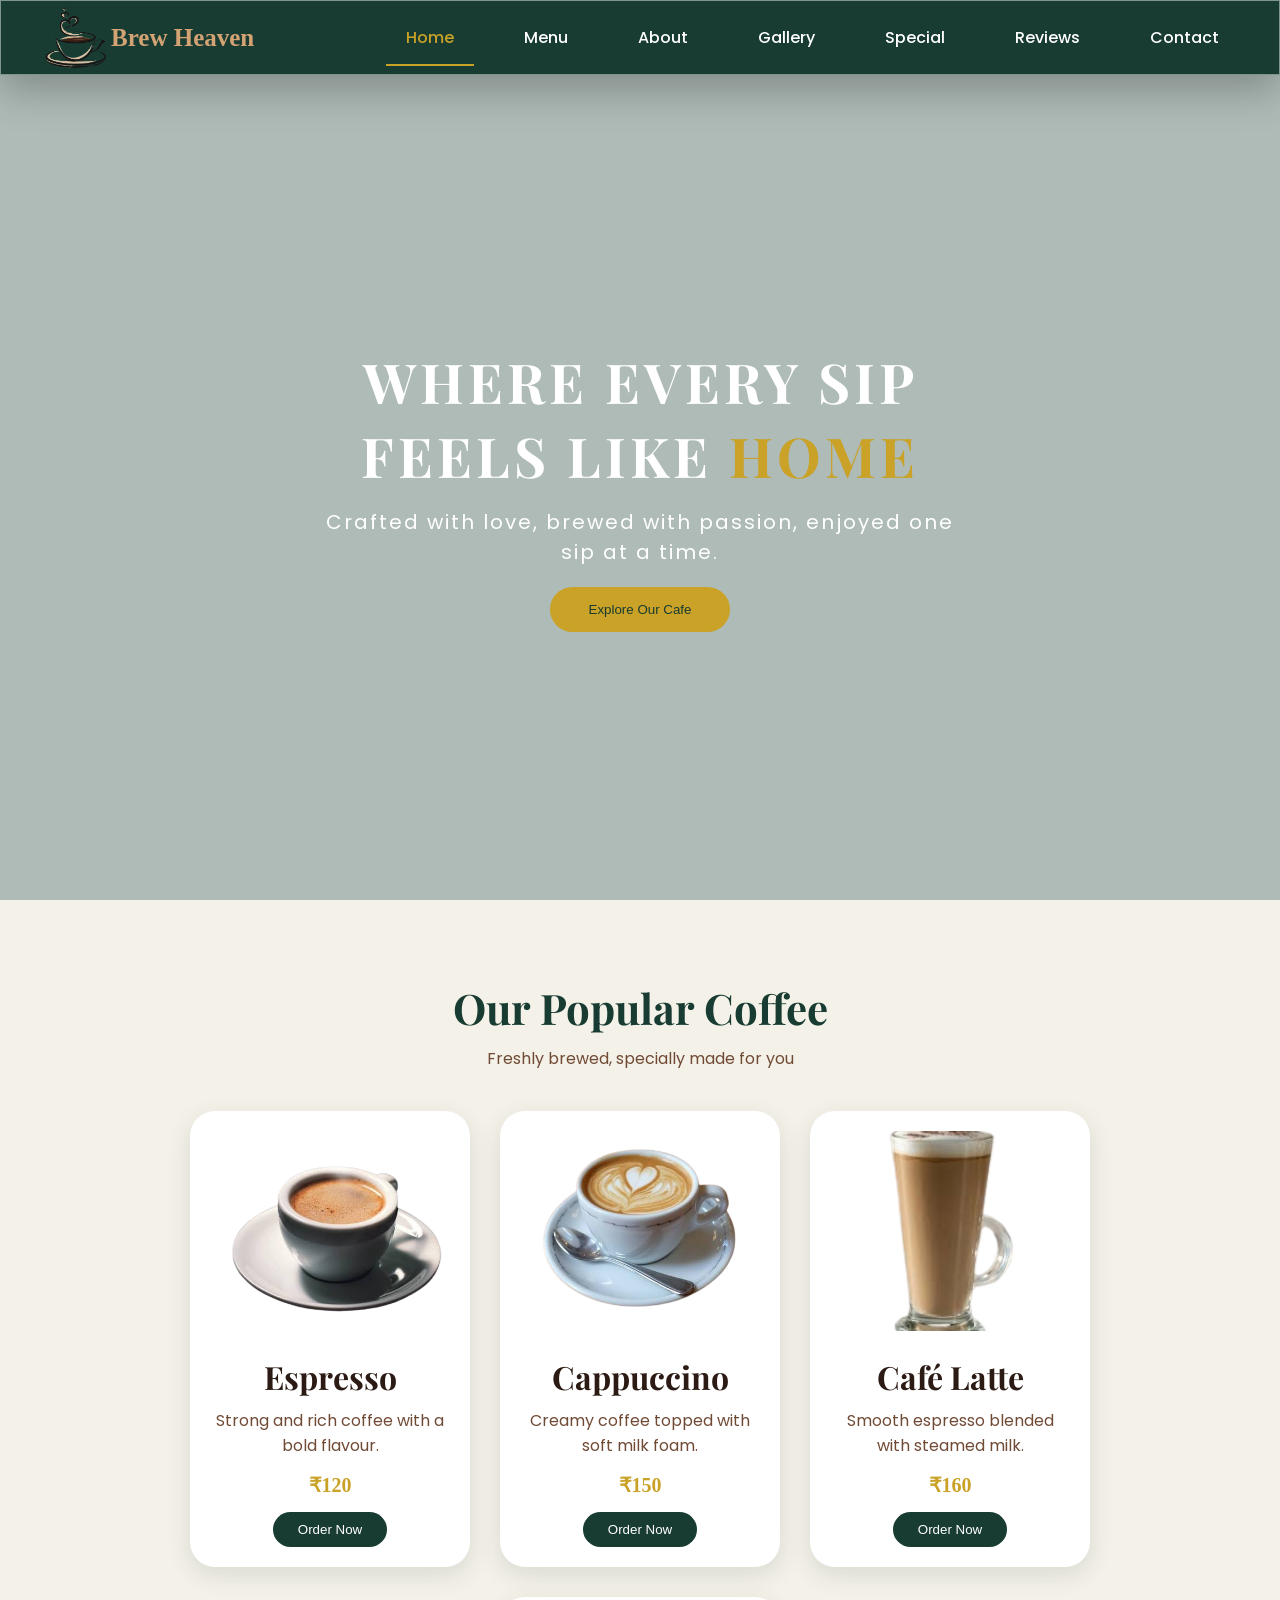
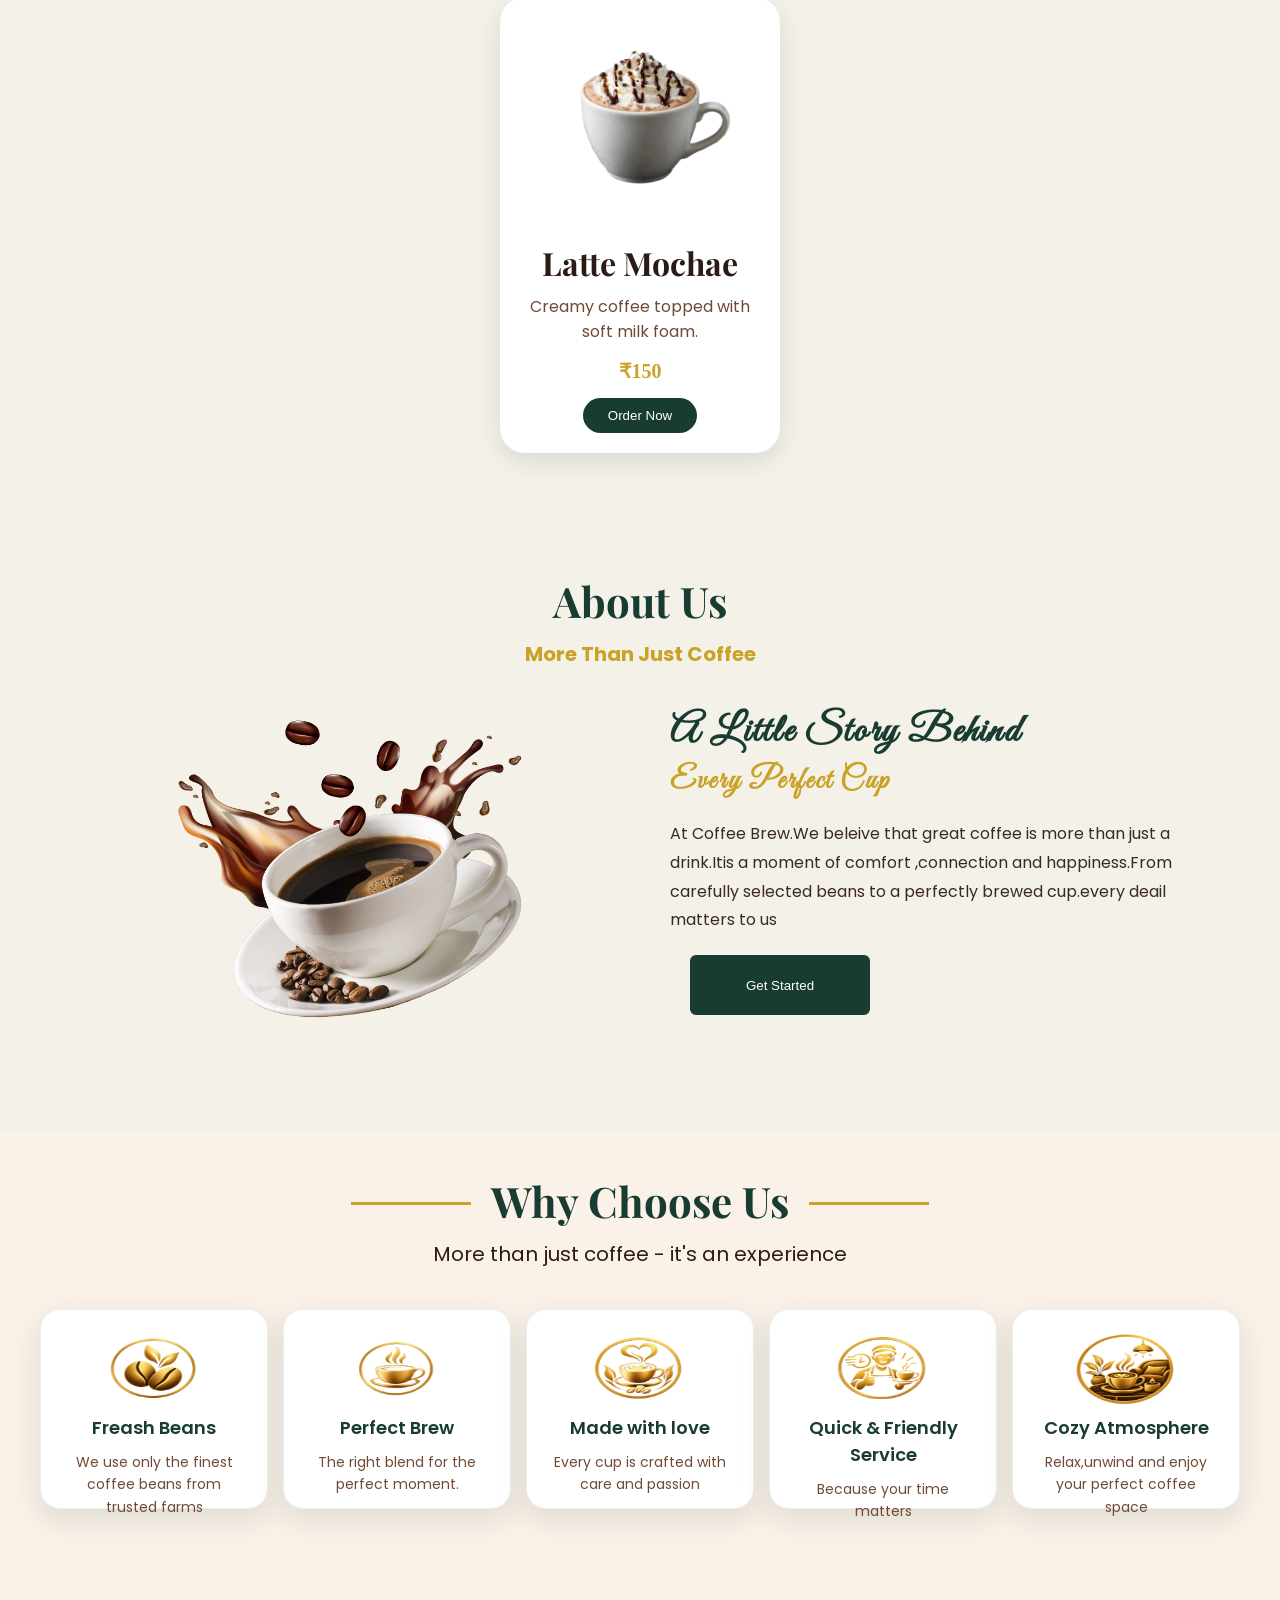
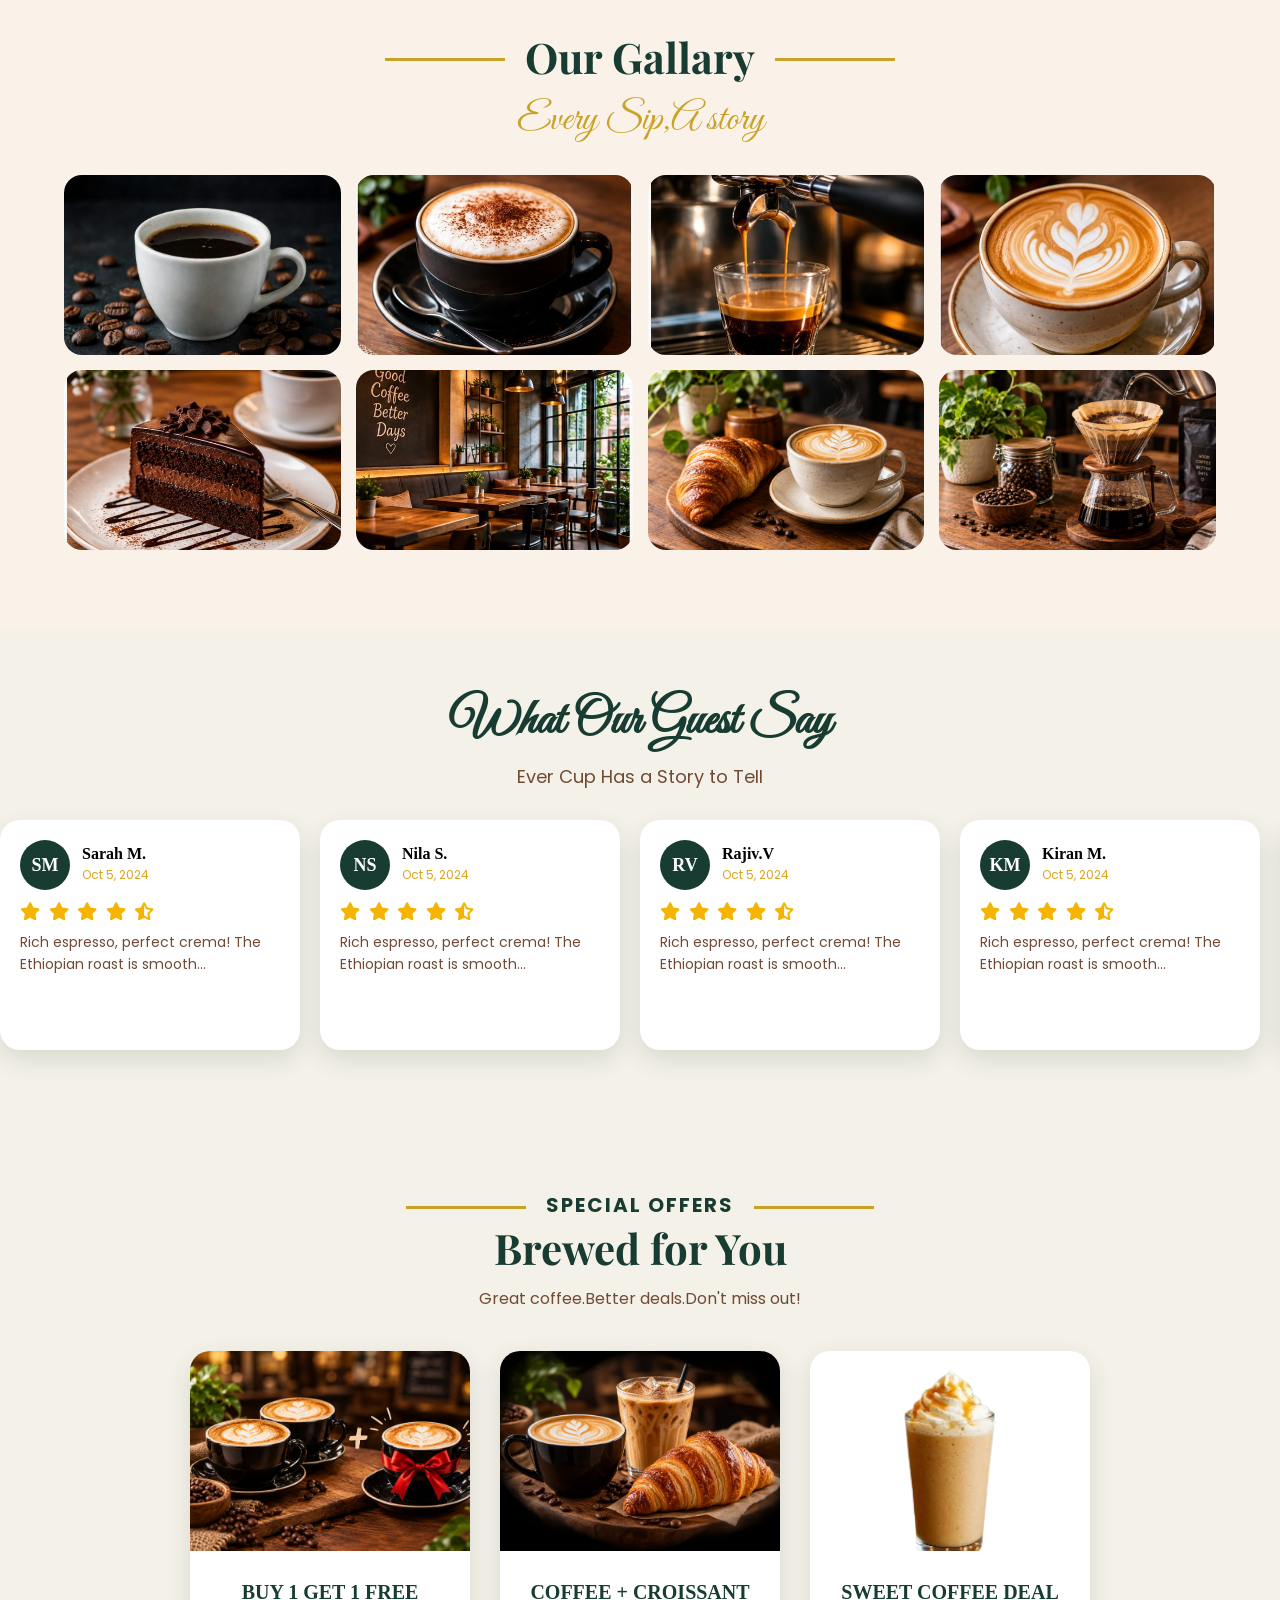
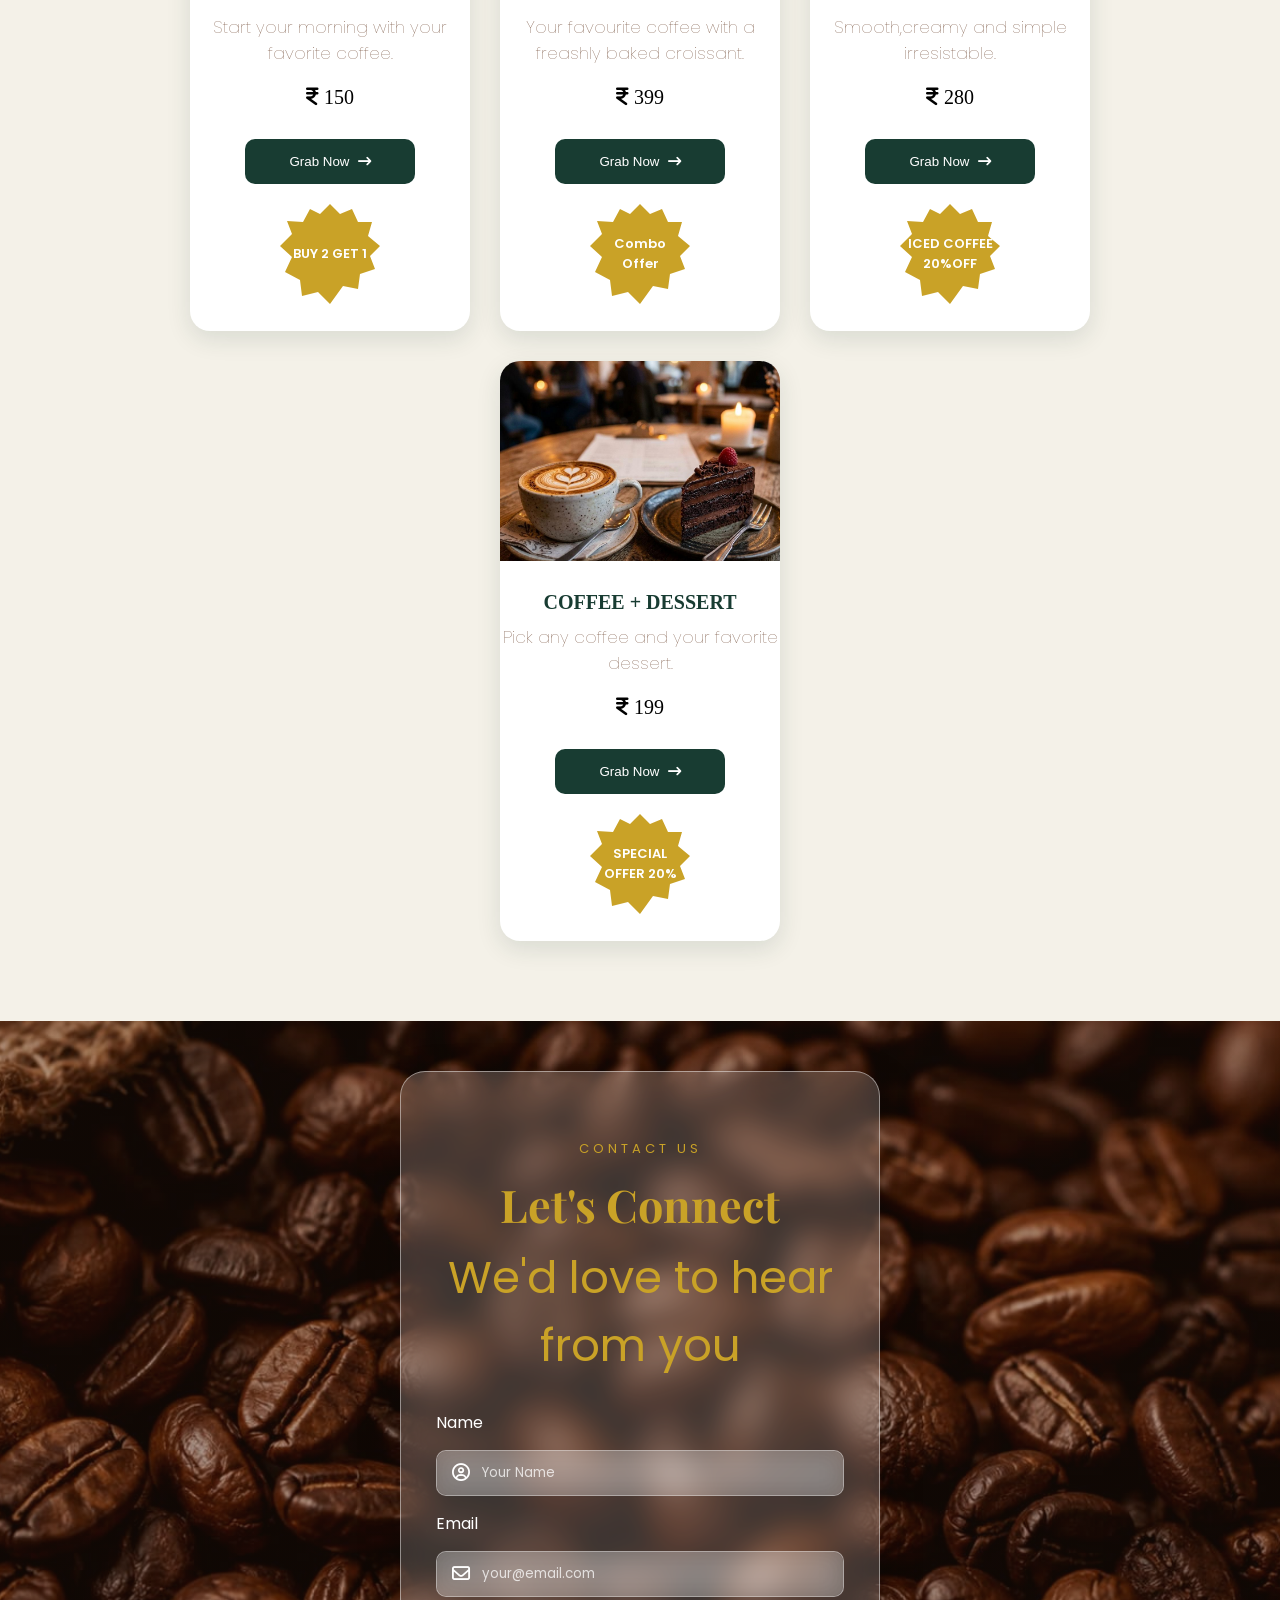
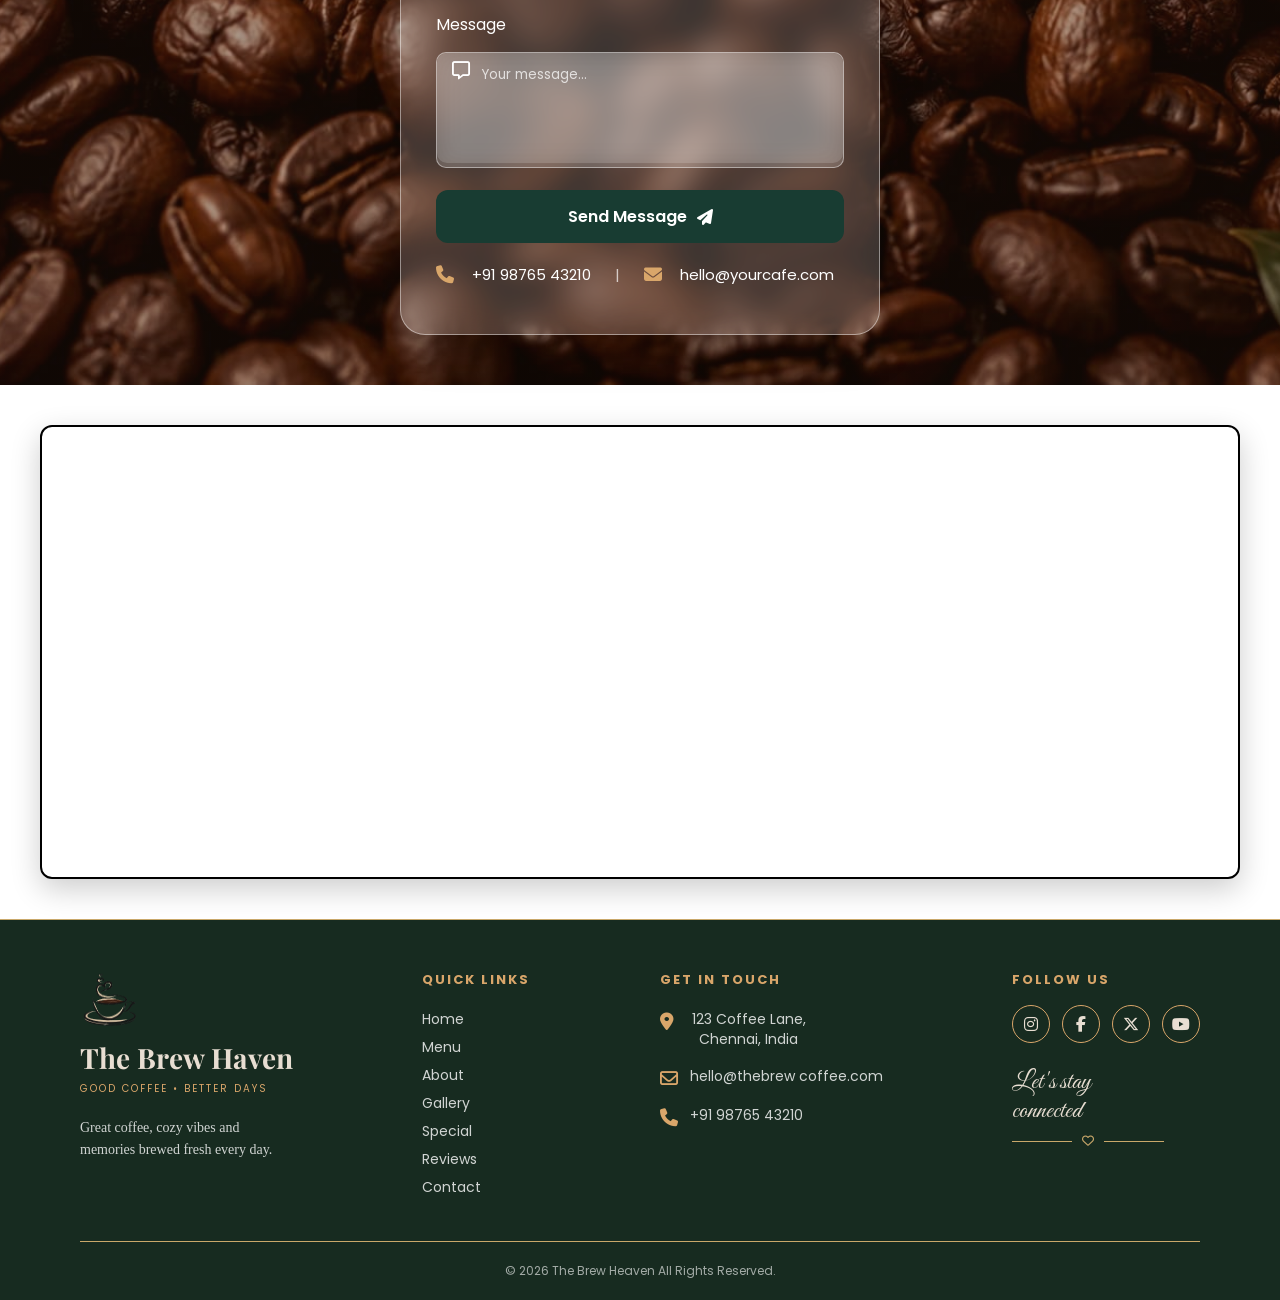
<file: index.html>
<!DOCTYPE html>
<html lang="en">
<head>
    <meta charset="UTF-8">
    <meta name="viewport" content="width=device-width, initial-scale=1.0">
    <title>Caffine Overloaded</title>
    <link rel="stylesheet" href="./index.css"/>
    <link href="https://fonts.googleapis.com/css2?family=Great+Vibes&display=swap" rel="stylesheet">
    <link href="https://fonts.googleapis.com/css2?family=Great+Vibes&family=Playfair+Display:wght@600;700&family=Poppins:wght@400;500;600&display=swap" rel="stylesheet">
    <link rel="stylesheet" href="https://cdnjs.cloudflare.com/ajax/libs/font-awesome/6.5.0/css/all.min.css">
</head>
<body>
<header>
    <nav>
    <div class="logo">
        <img src="./img/img2-removebg-preview.png"/>
        <h4>Brew Heaven</h4>
    </div>
    <ul>
        <li><a href="./index.html" class="active">Home</a></li>
        <li><a href="./menu.html">Menu</a></li>
        <li><a href="./about.html">About</a></li>
        <li><a href="./gallery.html">Gallery</a></li>
                <li><a href="./special_offers.html">Special</a></li>

        <li><a href="./reviews.html">Reviews</a></li>
        <li><a href="./contact.html">Contact</a></li>
    </ul>
  </nav>  
  <section class="hero">

    <video autoplay muted loop playsinline class="bg-video">
        <source src="./vedio/vedio.mp4" type="video/mp4">
    </video>

    <div class="content">
        <h1>WHERE EVERY SIP FEELS LIKE<span> HOME</span></h1>
        <p>Crafted with love, brewed with passion, enjoyed one sip at a time.</p>
        <button>Explore Our Cafe</button>
    </div>

</section>
</header>
<section class="menu">
<h2>Our Popular Coffee</h2>
<p class="menu-subtitle">Freshly brewed, specially made for you</p>
<div class="coffee-container">
<div class="coffee-card">
<img src="./img/image4.png">
<h3>Espresso</h3>
<p>Strong and rich coffee with a bold flavour.</p>
<span>₹120</span>
<button>Order Now</button>
</div>

        <div class="coffee-card">
            <img src="./img/cappuccino-removebg-preview (1).png">
            <h3>Cappuccino</h3>
            <p>Creamy coffee topped with soft milk foam.</p>
            <span>₹150</span>
            <button>Order Now</button>
        </div>

        <div class="coffee-card">
            <img src="./img/image5.png">
            <h3>Café Latte</h3>
            <p>Smooth espresso blended with steamed milk.</p>
            <span>₹160</span>
            <button>Order Now</button>
        </div>
            <div class="coffee-card">
            <img src="./img/menu4.png">
            <h3>Latte Mochae</h3>
            <p>Creamy coffee topped with soft milk foam.</p>
            <span>₹150</span>
            <button>Order Now</button>
        </div>
    
    </div>
</section>
<section class="about">

    <h2>About Us</h2>
    <p>More Than Just Coffee</p>
    <div class="both">
    <div class="about-image">
            <img src="./img/cofffee.png" class="s1">
            </div>
        <div class="about-content">
            <h2> A Little Story Behind</h2>
            <h3>Every Perfect Cup</h3>
            <p>At Coffee Brew.We beleive that great coffee is more than just a drink.Itis a moment of comfort ,connection and happiness.From carefully selected beans to a perfectly brewed cup.every deail matters to us</p>
                          <button class="button1">Get Started</button>

        </div>

      </div>
</section>






<section class="choose">
    <h2>Why Choose Us</h2>
    <p>More than just coffee - it's an experience</p>
    <div class="cards">
        <div class="box">
            <img src="./img/image2.png"/>
            <h5>Freash Beans</h5>
            <p>We use only the finest coffee beans from trusted farms</p>
        </div>
        <div class="box">
            <img src="./img/image1.png"/>
            <h5>Perfect Brew</h5>
            <p>The right blend for the perfect moment.</p>
        </div>
        <div class="box">
            <img src="./img/image6.png"/>
            <h5>Made with love</h5>
            <p>Every cup is crafted with care and passion</p>
        </div>
        <div class="box">
            <img src="./img/image5 (2).png"/>
            <h5>Quick & Friendly Service</h5>
            <p>Because your time matters</p>

        </div>
        <div class="box">
            <img src="./img/image7.png"/>
            <h5>Cozy Atmosphere</h5>
            <p>Relax,unwind and enjoy your perfect coffee space</p>
        </div>
    </div>
</section>
    <section class="gallary">
        <h2>Our Gallary</h2>
        <p>Every Sip,A story</p>
        <div class="gallaries">
            <div class="gallary1 big">

            <img src="./img/menu5.jpeg"/>
            </div>
            <div class="gallary1">
            <img src="./img/gallary2.jpeg"/>
            </div>
            <div class="gallary1">
            <img src="./img/gallary3.jpeg"/>
            </div>
            <div class="gallary1">
                <img src="./img/gallary4 - Copy.jpeg"/>
            </div>
            <div class="gallary1">
                <img src="./img/gallary5 - Copy.jpeg"/>
        </div>
        <div class="gallary1">
            <img src="./img/gallary6.jpeg"/>
           </div> 
           <div class="gallary1">
            <img src="./img/gallary7.jpeg"/>
           </div>
           <div class="gallary1">
            <img src="./img/gallary8.jpeg"/>
           </div>
        </div>
    
            </section>

<section class="review">
<h2>What Our Guest Say</h2>
<p>Ever Cup Has a Story to Tell</p>
<div class="whole_boxes">
<div class="box">
  <div class="top-row">
    <div class="profile">
      <span>SM</span>
    </div>
    <div class="name-date">
      <h4>Sarah M.</h4>
      <p class="date">Oct 5, 2024</p>
    </div>
  </div>
  
<div class="stars">
  <i class="fa-solid fa-star"></i>
  <i class="fa-solid fa-star"></i>
  <i class="fa-solid fa-star"></i>
  <i class="fa-solid fa-star"></i>
  <i class="fa-solid fa-star-half-stroke"></i> <!-- half star -->
</div>  <p class="review-text">Rich espresso, perfect crema! The Ethiopian roast is smooth...</p>
</div>
<div class="box">
  <div class="top-row">
    <div class="profile">
      <span>NS</span>
    </div>
    <div class="name-date">
      <h4>Nila S.</h4>
      <p class="date">Oct 5, 2024</p>
    </div>
  </div>
  
<div class="stars">
  <i class="fa-solid fa-star"></i>
  <i class="fa-solid fa-star"></i>
  <i class="fa-solid fa-star"></i>
  <i class="fa-solid fa-star"></i>
  <i class="fa-solid fa-star-half-stroke"></i> <!-- half star -->
</div>  <p class="review-text">Rich espresso, perfect crema! The Ethiopian roast is smooth...</p>
</div>
<div class="box">
  <div class="top-row">
    <div class="profile">
      <span>RV</span>
    </div>
    <div class="name-date">
      <h4>Rajiv.V</h4>
      <p class="date">Oct 5, 2024</p>
    </div>
  </div>
  
<div class="stars">
  <i class="fa-solid fa-star"></i>
  <i class="fa-solid fa-star"></i>
  <i class="fa-solid fa-star"></i>
  <i class="fa-solid fa-star"></i>
  <i class="fa-solid fa-star-half-stroke"></i> <!-- half star -->
</div>  <p class="review-text">Rich espresso, perfect crema! The Ethiopian roast is smooth...</p>
</div>
<div class="box">
  <div class="top-row">
    <div class="profile">
      <span>KM</span>
    </div>
    <div class="name-date">
      <h4>Kiran M.</h4>
      <p class="date">Oct 5, 2024</p>
    </div>
  </div>
  <div class="stars">
  <i class="fa-solid fa-star"></i>
  <i class="fa-solid fa-star"></i>
  <i class="fa-solid fa-star"></i>
  <i class="fa-solid fa-star"></i>
  <i class="fa-solid fa-star-half-stroke"></i> <!-- half star -->
</div>
  
  <p class="review-text">Rich espresso, perfect crema! The Ethiopian roast is smooth...</p>
</div>

<div class="box">
  <div class="top-row">
    <div class="profile">
      <span>SM</span>
    </div>
    <div class="name-date">
      <h4>Sarah M.</h4>
      <p class="date">Oct 5, 2024</p>
    </div>
  </div>
  
<div class="stars">
  <i class="fa-solid fa-star"></i>
  <i class="fa-solid fa-star"></i>
  <i class="fa-solid fa-star"></i>
  <i class="fa-solid fa-star"></i>
  <i class="fa-solid fa-star-half-stroke"></i> <!-- half star -->
</div>  <p class="review-text">Rich espresso, perfect crema! The Ethiopian roast is smooth...</p>
</div>
<div class="box">
  <div class="top-row">
    <div class="profile">
      <span>NS</span>
    </div>
    <div class="name-date">
      <h4>Nila S.</h4>
      <p class="date">Oct 5, 2024</p>
    </div>
  </div>
  
<div class="stars">
  <i class="fa-solid fa-star"></i>
  <i class="fa-solid fa-star"></i>
  <i class="fa-solid fa-star"></i>
  <i class="fa-solid fa-star"></i>
  <i class="fa-solid fa-star-half-stroke"></i> <!-- half star -->
</div>  <p class="review-text">Rich espresso, perfect crema! The Ethiopian roast is smooth...</p>
</div>
<div class="box">
  <div class="top-row">
    <div class="profile">
      <span>RV</span>
    </div>
    <div class="name-date">
      <h4>Rajiv.V</h4>
      <p class="date">Oct 5, 2024</p>
    </div>
  </div>
  
<div class="stars">
  <i class="fa-solid fa-star"></i>
  <i class="fa-solid fa-star"></i>
  <i class="fa-solid fa-star"></i>
  <i class="fa-solid fa-star"></i>
  <i class="fa-solid fa-star-half-stroke"></i> <!-- half star -->
</div>  <p class="review-text">Rich espresso, perfect crema! The Ethiopian roast is smooth...</p>
</div>
<div class="box">
  <div class="top-row">
    <div class="profile">
      <span>KM</span>
    </div>
    <div class="name-date">
      <h4>Kiran M.</h4>
      <p class="date">Oct 5, 2024</p>
    </div>
  </div>
  <div class="stars">
  <i class="fa-solid fa-star"></i>
  <i class="fa-solid fa-star"></i>
  <i class="fa-solid fa-star"></i>
  <i class="fa-solid fa-star"></i>
  <i class="fa-solid fa-star-half-stroke"></i> <!-- half star -->
</div>
  
  <p class="review-text">Rich espresso, perfect crema! The Ethiopian roast is smooth...</p>
</div>
</div>


</section>
<section class="special offer-card">
  <h5>SPECIAL OFFERS</h5>
  <h2>Brewed for You</h2>
  <P>Great coffee.Better deals.Don't miss out!</P>
  <div class="special_cards">
    <div class="card1">

      <img src="./img/offer1.jpeg"/>
      <h4>BUY 1 GET 1 FREE</h4>
      <p>Start your morning with your favorite coffee.</p>
      <div class=offer1><i class="fa-solid fa-indian-rupee-sign"></i>150</div>
      <button class=grab>Grab Now<i class="fa-solid fa-arrow-right-long"></i>
</button>
              <div class="offer-badge">BUY 2 GET 1</div>

    </div>
    <div class="card1 bg">

      <img src="./img/offer2.jpeg"/>
      <h4>COFFEE + CROISSANT</h4>
      <p> Your favourite coffee with a freashly baked croissant.</p>
      <div class=offer1><i class="fa-solid fa-indian-rupee-sign"></i>399</div>
      <button class=grab>Grab Now<i class="fa-solid fa-arrow-right-long"></i>
      
</button>
            <div class="offer-badge">Combo<br> Offer</div>

    </div>
    <div class="card1">
      <img src="./img/download(13).png"/>
      <h4>SWEET COFFEE DEAL</h4>
      <P>Smooth,creamy and simple irresistable.</P>
      <div class=offer1><i class="fa-solid fa-indian-rupee-sign"></i>280</div>
      <button class=grab>Grab Now<i class="fa-solid fa-arrow-right-long"></i>
</button>
  <div class="offer-badge">ICED COFFEE 20%OFF</div>


    </div>
    <div class="card1">
      <img src="./img/americano.jpg"/>
      <h4>COFFEE + DESSERT</h4>
      <p>Pick any coffee and your favorite dessert.</p>
      <div class=offer1><i class="fa-solid fa-indian-rupee-sign"></i>199</div>
      <button class=grab>Grab Now<i class="fa-solid fa-arrow-right-long"></i>
</button>
            <div class="offer-badge">SPECIAL<br> OFFER 20%</div>

      
    </div>
  </div>
</section>

<section class="contact" id="contact">
    <div class="contact-card">

        <div class="contact-title">
            <span>CONTACT US</span>
            <h2>Let's Connect</h2>
            <p>We'd love to hear from you</p>
        </div>

        <form>
            <label>Name</label>
            <div class="input-box">
  <i class="fa-regular fa-circle-user"></i>
  <input type="text" placeholder="Your Name">
</div>

            <label>Email</label>
<div class="input-box">
  <i class="fa-regular fa-envelope"></i>
  <input type="email" placeholder="your@email.com">
</div>



            <label>Message</label>
<div class="input-box textarea-box">
  <i class="fa-regular fa-message"></i>
  <textarea placeholder="Your message..."></textarea>
</div>
            <button class="send-btn">
  Send Message <i class="fa-solid fa-paper-plane"></i>
</button>
            </button>
        </form>

<p class="contact-line">
  <i class="fa-solid fa-phone"></i> +91 98765 43210 
  <span class="sep">|</span> 
  <i class="fa-solid fa-envelope"></i> hello@yourcafe.com
</p>
    </div>
</section>
    <div class="map">
      <iframe src="https://www.google.com/maps/embed?pb=!1m16!1m12!1m3!1d124397.18730239074!2d80.14922863381575!3d13.009408470664809!2m3!1f0!2f0!3f0!3m2!1i1024!2i768!4f13.1!2m1!1s123%20coffee%20heavens%20chennai%20india!5e0!3m2!1sen!2sin!4v1789644491642!5m2!1sen!2sin" width="600" height="450" style="border:0;" allowfullscreen="" loading="lazy" referrerpolicy="strict-origin-when-cross-origin"></iframe>
    </div>


<footer>
  <div class="footer-top">
    <!-- 1st Part -->
    <div class="parts">
      <img src="./img/img2-removebg-preview.png">
      <h2>The Brew Haven</h2>
      <p>GOOD COFFEE • BETTER DAYS</p>
      <div class="para">Great coffee, cozy vibes and<br>memories brewed fresh every day.</div>
    </div>

    <!-- 2nd Part -->
    <div class="parts part1">
      <h4 class="quick">QUICK LINKS</h4>
        <a href="./index.html" class="active">Home</a>
        <a href="./menu.html">Menu</a>
        <a href="./about.html">About</a>
        <a href="./gallery.html">Gallery</a>
        <a href="./special_offers.html">Special</a>

        <a href="./reviews.html">Reviews</a>
        <a href="./contact.html">Contact</a>
    </div>

    <!-- 3rd Part -->
    <div class="parts">
      <h4 class="quick">GET IN TOUCH</h4>
      <div class="contact-line">
        <i class="fa-solid fa-location-dot"></i>
        <p>123 Coffee Lane,<br>Chennai, India</p>
      </div>
      <div class="f-contact-line">
        <i class="fa-regular fa-envelope"></i>
        <p>hello@thebrew coffee.com</p>
      </div>
      <div class="f-contact-line">
        <i class="fa-solid fa-phone"></i>
        <p>+91 98765 43210</p>
      </div>
    </div>

    <!-- 4th Part -->
    <div class="parts">
      <h4 class="quick">FOLLOW US</h4>
      <div class="total">
        <div class="icon"><i class="fa-brands fa-instagram"></i></div>
        <div class="icon"><i class="fa-brands fa-facebook-f"></i></div>
        <div class="icon"><i class="fa-brands fa-x-twitter"></i></div>
        <div class="icon"><i class="fa-brands fa-youtube"></i></div>
      </div>
      <div class="last">
        <h5>Let's stay<br>connected</h5>
        <div class="heart"><i class="fa-regular fa-heart"></i></div>
      </div>
    </div>
  </div>

  <div class="copyright">
    © 2026 The Brew Heaven All Rights Reserved.
  </div>
</footer>
</body>
</html>
</file>
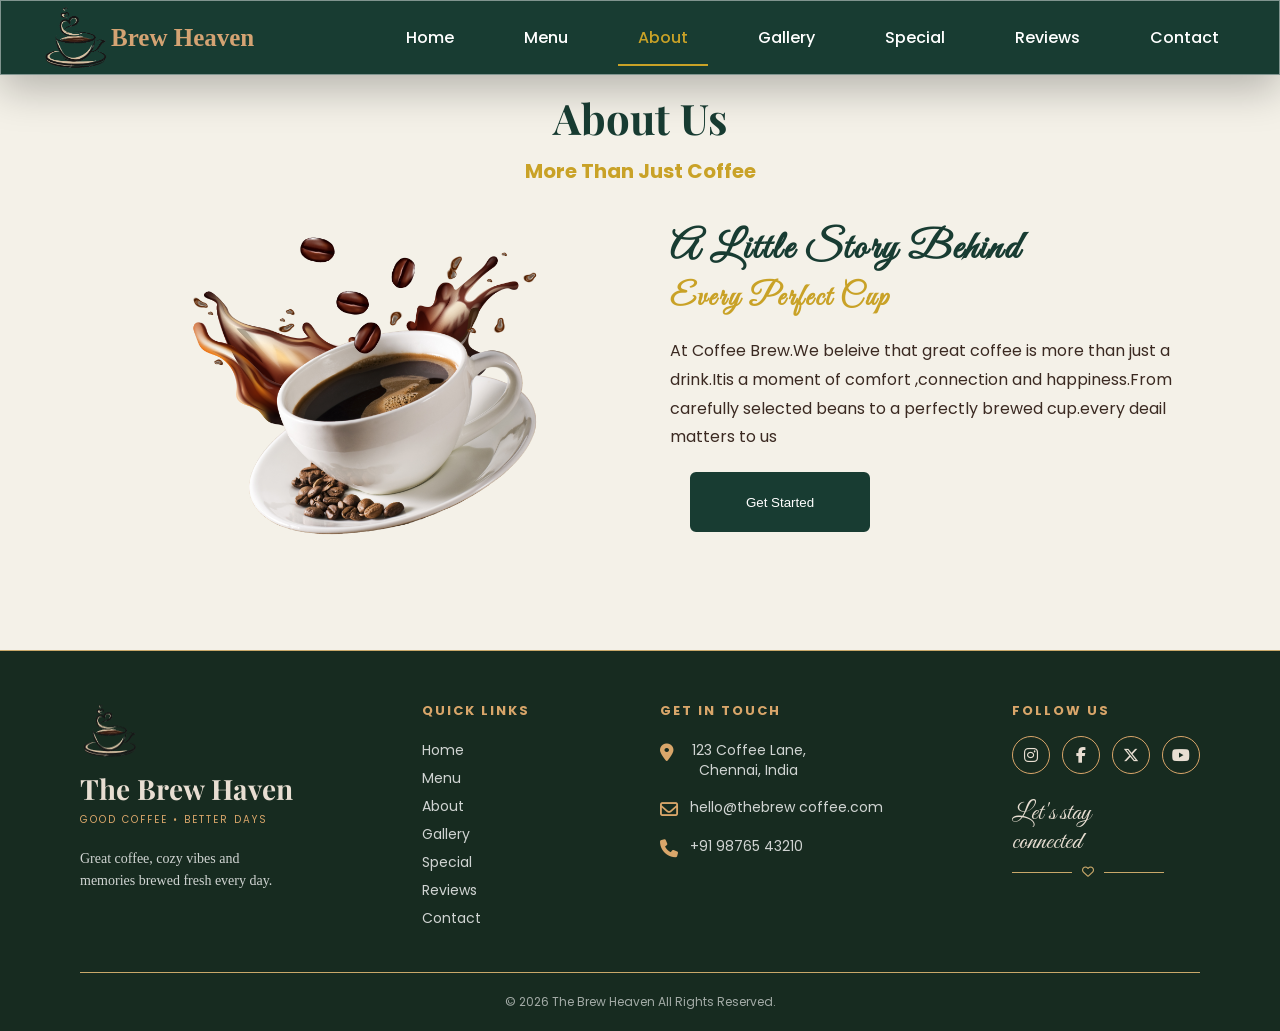
<file: about.html>
<!DOCTYPE html>
<html lang="en">
<head>
    <meta charset="UTF-8">
    <meta name="viewport" content="width=device-width, initial-scale=1.0">
    <title>gallery</title>
    <link rel="stylesheet" href="./index.css">
            <link href="https://fonts.googleapis.com/css2?family=Great+Vibes&display=swap" rel="stylesheet">
    <link href="https://fonts.googleapis.com/css2?family=Great+Vibes&family=Playfair+Display:wght@600;700&family=Poppins:wght@400;500;600&display=swap" rel="stylesheet">
    <link rel="stylesheet" href="https://cdnjs.cloudflare.com/ajax/libs/font-awesome/6.5.0/css/all.min.css">
<link href="https://fonts.googleapis.com/css2?family=Lobster&display=swap" rel="stylesheet">

</head>
<body>
    <nav>
<div class="logo">
<img src="./img/img2-removebg-preview.png"/>
<h4>Brew Heaven</h4>
</div>
    <ul>
        <li><a href="./index.html">Home</a></li>
        <li><a href="./menu.html">Menu</a></li>
        <li><a href="./about.html" class="active">About</a></li>
        <li><a href="./gallery.html">Gallery</a></li>
                <li><a href="./special_offers.html">Special</a></li>

        <li><a href="./reviews.html">Reviews</a></li>
        <li><a href="./contact.html">Contact</a></li>
    </ul>

</nav>  
<section class="about" style="margin-top: 50px;">

    <h2>About Us</h2>
    <p>More Than Just Coffee</p>
    <div class="both">
    <div class="about-image">
            <img src="./img/cofffee.png" class="s1" style="padding-left: 30px;">
            </div>
        <div class="about-content">
            <h2> A Little Story Behind</h2>
            <h3>Every Perfect Cup</h3>
            <p>At Coffee Brew.We beleive that great coffee is more than just a drink.Itis a moment of comfort ,connection and happiness.From carefully selected beans to a perfectly brewed cup.every deail matters to us</p>
                          <button class="button1">Get Started</button>

        </div>

      </div>
</section><footer>
  <div class="footer-top">
    <!-- 1st Part -->
    <div class="parts">
      <img src="./img/img2-removebg-preview.png">
      <h2>The Brew Haven</h2>
      <p>GOOD COFFEE • BETTER DAYS</p>
      <div class="para">Great coffee, cozy vibes and<br>memories brewed fresh every day.</div>
    </div>

    <!-- 2nd Part -->
    <div class="parts part1">
      <h4 class="quick">QUICK LINKS</h4>
        <a href="./index.html" class="active">Home</a>
        <a href="./menu.html">Menu</a>
        <a href="./about.html">About</a>
        <a href="./gallery.html">Gallery</a>
        <a href="./special_offers.html">Special</a>

        <a href="./reviews.html">Reviews</a>
        <a href="./contact.html">Contact</a>
    </div>

    <!-- 3rd Part -->
    <div class="parts">
      <h4 class="quick">GET IN TOUCH</h4>
      <div class="contact-line">
        <i class="fa-solid fa-location-dot"></i>
        <p>123 Coffee Lane,<br>Chennai, India</p>
      </div>
      <div class="f-contact-line">
        <i class="fa-regular fa-envelope"></i>
        <p>hello@thebrew coffee.com</p>
      </div>
      <div class="f-contact-line">
        <i class="fa-solid fa-phone"></i>
        <p>+91 98765 43210</p>
      </div>
    </div>

    <!-- 4th Part -->
    <div class="parts">
      <h4 class="quick">FOLLOW US</h4>
      <div class="total">
        <div class="icon"><i class="fa-brands fa-instagram"></i></div>
        <div class="icon"><i class="fa-brands fa-facebook-f"></i></div>
        <div class="icon"><i class="fa-brands fa-x-twitter"></i></div>
        <div class="icon"><i class="fa-brands fa-youtube"></i></div>
      </div>
      <div class="last">
        <h5>Let's stay<br>connected</h5>
        <div class="heart"><i class="fa-regular fa-heart"></i></div>
      </div>
    </div>
  </div>

  <div class="copyright">
    © 2026 The Brew Heaven All Rights Reserved.
  </div>
</footer>

</body>
</html>
</file>
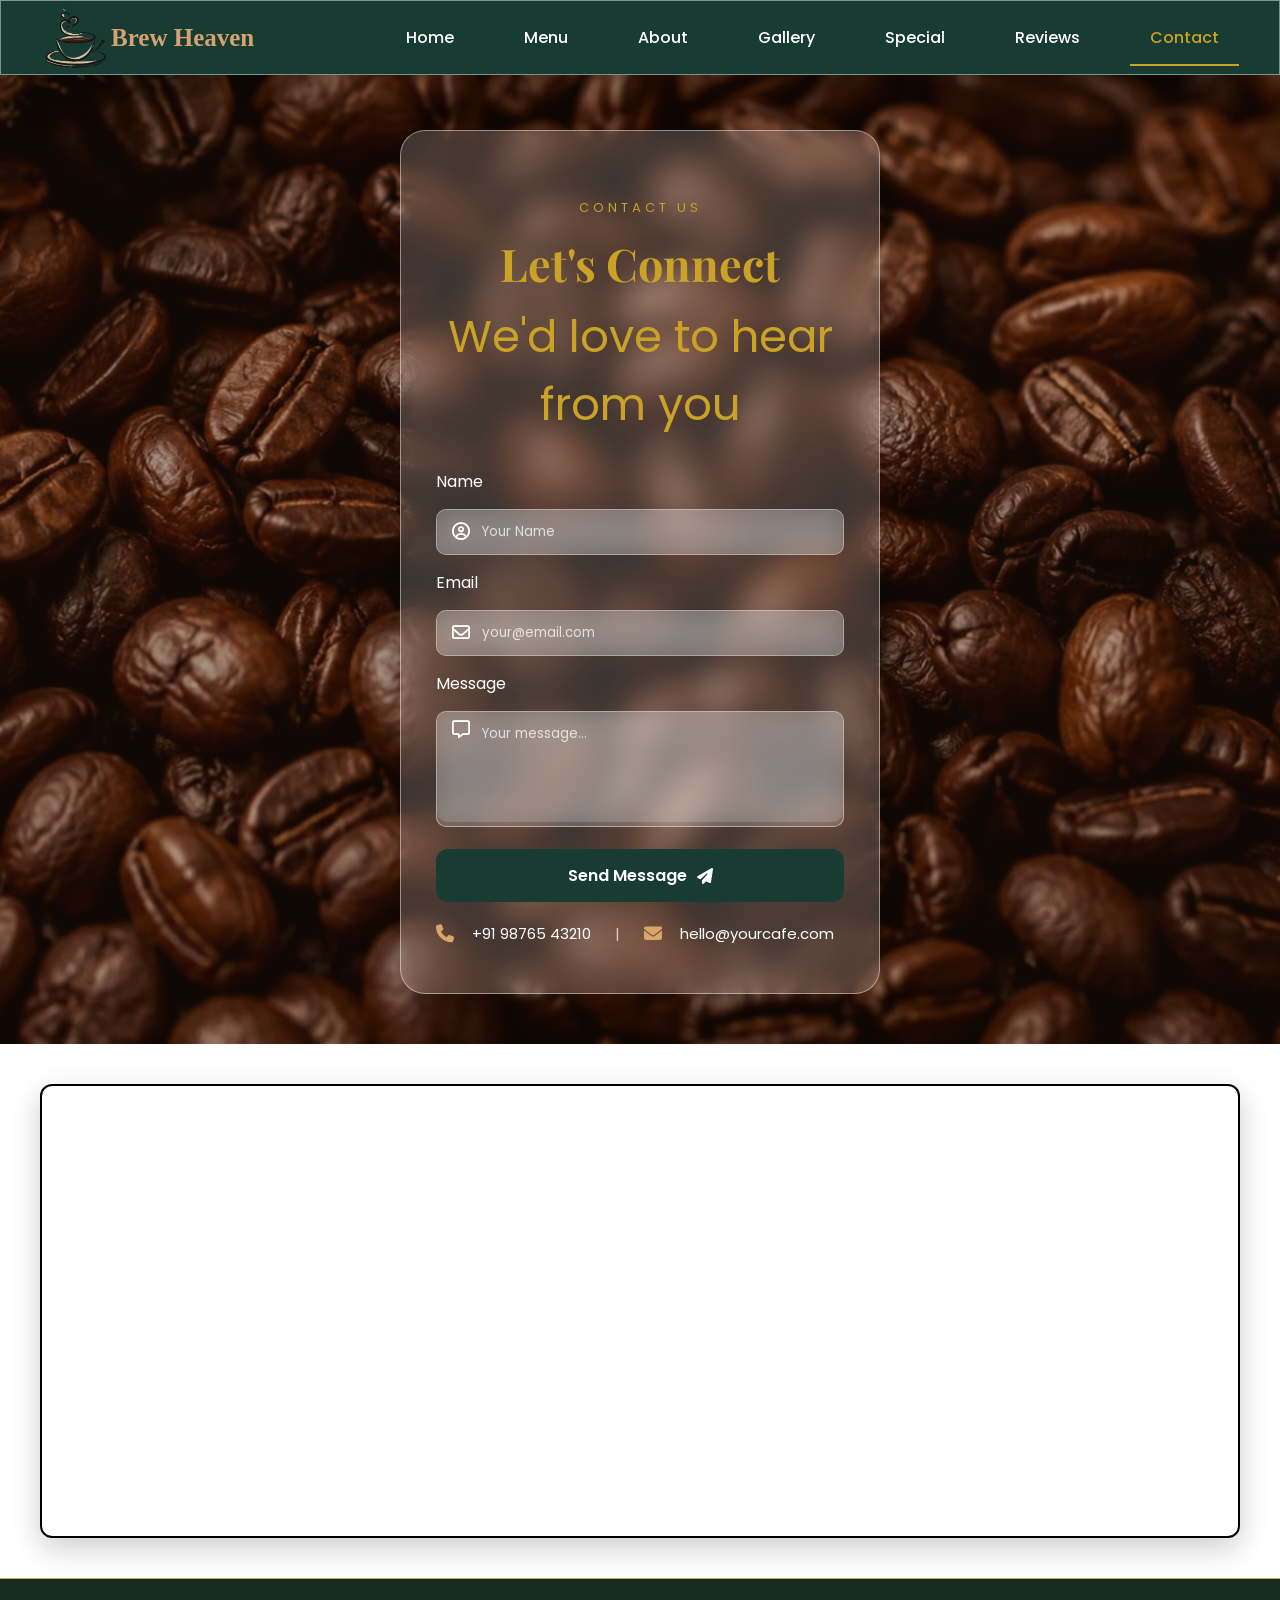
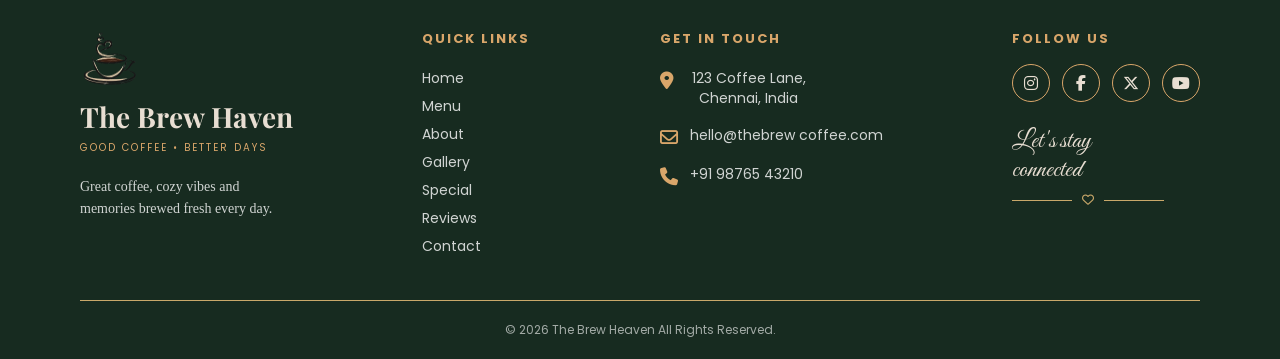
<file: contact.html>
<!DOCTYPE html>
<html lang="en">
<head>
    <meta charset="UTF-8">
    <meta name="viewport" content="width=device-width, initial-scale=1.0">
    <title>Contact</title>
        <link rel="stylesheet" href="./index.css"/>
        <link href="https://fonts.googleapis.com/css2?family=Great+Vibes&display=swap" rel="stylesheet">
    <link href="https://fonts.googleapis.com/css2?family=Great+Vibes&family=Playfair+Display:wght@600;700&family=Poppins:wght@400;500;600&display=swap" rel="stylesheet">
    <link rel="stylesheet" href="https://cdnjs.cloudflare.com/ajax/libs/font-awesome/6.5.0/css/all.min.css">
<link href="https://fonts.googleapis.com/css2?family=Lobster&display=swap" rel="stylesheet">

</head>

<body>
    <nav>
    <div class="logo">
        <img src="./img/img2-removebg-preview.png"/>
        <h4>Brew Heaven</h4>
    </div>
    <ul>
        <li><a href="./index.html">Home</a></li>
        <li><a href="./menu.html">Menu</a></li>
        <li><a href="./about.html">About</a></li>
        <li><a href="./gallery.html">Gallery</a></li>
                <li><a href="./special_offers.html">Special</a></li>

        <li><a href="./reviews.html">Reviews</a></li>
        <li><a href="./contact.html" class="active">Contact</a></li>
    </ul>
  </nav>  
  <section class="contact" id="contact" >
    <div class="contact-card" style="margin-top: 80px;">

        <div class="contact-title">
            <span>CONTACT US</span>
            <h2>Let's Connect</h2>
            <p>We'd love to hear from you</p>
        </div>

        <form>
            <label>Name</label>
            <div class="input-box">
  <i class="fa-regular fa-circle-user"></i>
  <input type="text" placeholder="Your Name">
</div>

            <label>Email</label>
<div class="input-box">
  <i class="fa-regular fa-envelope"></i>
  <input type="email" placeholder="your@email.com">
</div>



            <label>Message</label>
<div class="input-box textarea-box">
  <i class="fa-regular fa-message"></i>
  <textarea placeholder="Your message..."></textarea>
</div>
            <button class="send-btn">
  Send Message <i class="fa-solid fa-paper-plane"></i>
</button>
            </button>
        </form>

<p class="contact-line">
  <i class="fa-solid fa-phone"></i> +91 98765 43210 
  <span class="sep">|</span> 
  <i class="fa-solid fa-envelope"></i> hello@yourcafe.com
</p>
    </div>
</section>
    <div class="map">
      <iframe src="https://www.google.com/maps/embed?pb=!1m16!1m12!1m3!1d124397.18730239074!2d80.14922863381575!3d13.009408470664809!2m3!1f0!2f0!3f0!3m2!1i1024!2i768!4f13.1!2m1!1s123%20coffee%20heavens%20chennai%20india!5e0!3m2!1sen!2sin!4v1789644491642!5m2!1sen!2sin" width="600" height="450" style="border:0;" allowfullscreen="" loading="lazy" referrerpolicy="strict-origin-when-cross-origin"></iframe>
    </div>

<footer>
  <div class="footer-top">
    <!-- 1st Part -->
    <div class="parts">
      <img src="./img/img2-removebg-preview.png">
      <h2>The Brew Haven</h2>
      <p>GOOD COFFEE • BETTER DAYS</p>
      <div class="para">Great coffee, cozy vibes and<br>memories brewed fresh every day.</div>
    </div>

    <!-- 2nd Part -->
    <div class="parts part1">
      <h4 class="quick">QUICK LINKS</h4>
        <a href="./index.html" class="active">Home</a>
        <a href="./menu.html">Menu</a>
        <a href="./about.html">About</a>
        <a href="./gallery.html">Gallery</a>
        <a href="./special_offers.html">Special</a>

        <a href="./reviews.html">Reviews</a>
        <a href="./contact.html">Contact</a>
    </div>

    <!-- 3rd Part -->
    <div class="parts">
      <h4 class="quick">GET IN TOUCH</h4>
      <div class="contact-line">
        <i class="fa-solid fa-location-dot"></i>
        <p>123 Coffee Lane,<br>Chennai, India</p>
      </div>
      <div class="f-contact-line">
        <i class="fa-regular fa-envelope"></i>
        <p>hello@thebrew coffee.com</p>
      </div>
      <div class="f-contact-line">
        <i class="fa-solid fa-phone"></i>
        <p>+91 98765 43210</p>
      </div>
    </div>

    <!-- 4th Part -->
    <div class="parts">
      <h4 class="quick">FOLLOW US</h4>
      <div class="total">
        <div class="icon"><i class="fa-brands fa-instagram"></i></div>
        <div class="icon"><i class="fa-brands fa-facebook-f"></i></div>
        <div class="icon"><i class="fa-brands fa-x-twitter"></i></div>
        <div class="icon"><i class="fa-brands fa-youtube"></i></div>
      </div>
      <div class="last">
        <h5>Let's stay<br>connected</h5>
        <div class="heart"><i class="fa-regular fa-heart"></i></div>
      </div>
    </div>
  </div>

  <div class="copyright">
    © 2026 The Brew Heaven All Rights Reserved.
  </div>
</footer>

</body>
</html>
</file>
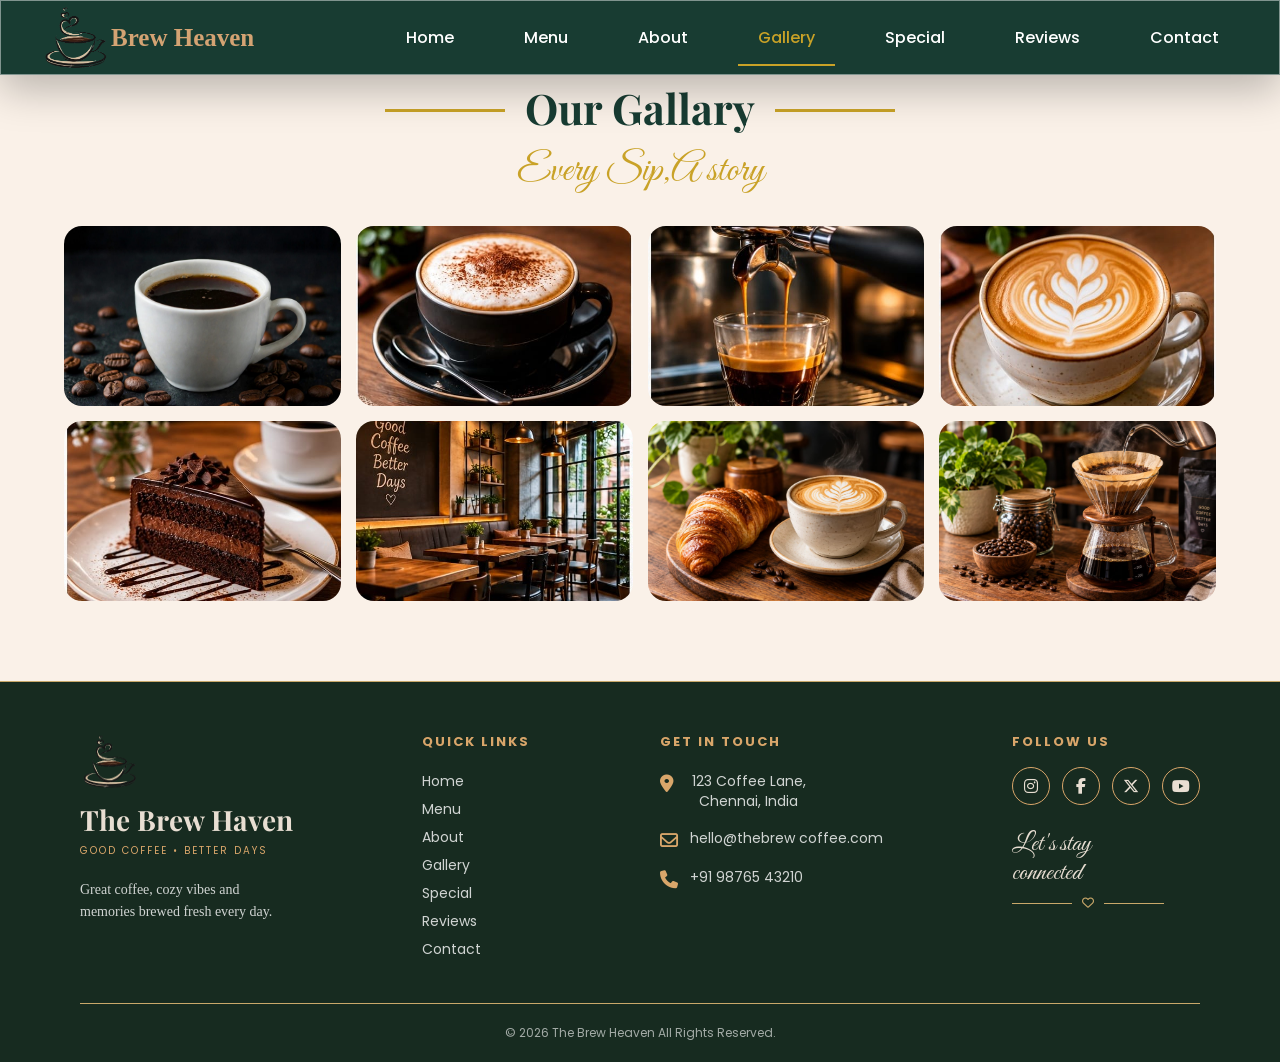
<file: gallery.html>
<!DOCTYPE html>
<html lang="en">
<head>
    <meta charset="UTF-8">
    <meta name="viewport" content="width=device-width, initial-scale=1.0">
    <title>gallery</title>
    <link rel="stylesheet" href="./index.css">
            <link href="https://fonts.googleapis.com/css2?family=Great+Vibes&display=swap" rel="stylesheet">
    <link href="https://fonts.googleapis.com/css2?family=Great+Vibes&family=Playfair+Display:wght@600;700&family=Poppins:wght@400;500;600&display=swap" rel="stylesheet">
    <link rel="stylesheet" href="https://cdnjs.cloudflare.com/ajax/libs/font-awesome/6.5.0/css/all.min.css">
<link href="https://fonts.googleapis.com/css2?family=Lobster&display=swap" rel="stylesheet">

</head>
<body>
    <nav>
<div class="logo">
<img src="./img/img2-removebg-preview.png"/>
<h4>Brew Heaven</h4>
</div>
    <ul>
        <li><a href="./index.html">Home</a></li>
        <li><a href="./menu.html">Menu</a></li>
        <li><a href="./about.html">About</a></li>
        <li><a href="./gallery.html" class="active">Gallery</a></li>
                <li><a href="./special_offers.html">Special</a></li>

        <li><a href="./reviews.html">Reviews</a></li>
        <li><a href="./contact.html">Contact</a></li>
    </ul>

</nav>  
    <section class="gallary">
        <h2>Our Gallary</h2>
        <p>Every Sip,A story</p>
        <div class="gallaries">
            <div class="gallary1 big">

            <img src="./img/menu5.jpeg"/>
            </div>
            <div class="gallary1">
            <img src="./img/gallary2.jpeg"/>
            </div>
            <div class="gallary1">
            <img src="./img/gallary3.jpeg"/>
            </div>
            <div class="gallary1">
                <img src="./img/gallary4 - Copy.jpeg"/>
            </div>
            <div class="gallary1">
                <img src="./img/gallary5 - Copy.jpeg"/>
        </div>
        <div class="gallary1">
            <img src="./img/gallary6.jpeg"/>
           </div> 
           <div class="gallary1">
            <img src="./img/gallary7.jpeg"/>
           </div>
           <div class="gallary1">
            <img src="./img/gallary8.jpeg"/>
           </div>
        </div>
    
            </section>
<footer>
  <div class="footer-top">
    <!-- 1st Part -->
    <div class="parts">
      <img src="./img/img2-removebg-preview.png">
      <h2>The Brew Haven</h2>
      <p>GOOD COFFEE • BETTER DAYS</p>
      <div class="para">Great coffee, cozy vibes and<br>memories brewed fresh every day.</div>
    </div>

    <!-- 2nd Part -->
    <div class="parts part1">
      <h4 class="quick">QUICK LINKS</h4>
        <a href="./index.html" class="active">Home</a>
        <a href="./menu.html">Menu</a>
        <a href="./about.html">About</a>
        <a href="./gallery.html">Gallery</a>
        <a href="./special_offers.html">Special</a>

        <a href="./reviews.html">Reviews</a>
        <a href="./contact.html">Contact</a>
    </div>

    <!-- 3rd Part -->
    <div class="parts">
      <h4 class="quick">GET IN TOUCH</h4>
      <div class="contact-line">
        <i class="fa-solid fa-location-dot"></i>
        <p>123 Coffee Lane,<br>Chennai, India</p>
      </div>
      <div class="f-contact-line">
        <i class="fa-regular fa-envelope"></i>
        <p>hello@thebrew coffee.com</p>
      </div>
      <div class="f-contact-line">
        <i class="fa-solid fa-phone"></i>
        <p>+91 98765 43210</p>
      </div>
    </div>

    <!-- 4th Part -->
    <div class="parts">
      <h4 class="quick">FOLLOW US</h4>
      <div class="total">
        <div class="icon"><i class="fa-brands fa-instagram"></i></div>
        <div class="icon"><i class="fa-brands fa-facebook-f"></i></div>
        <div class="icon"><i class="fa-brands fa-x-twitter"></i></div>
        <div class="icon"><i class="fa-brands fa-youtube"></i></div>
      </div>
      <div class="last">
        <h5>Let's stay<br>connected</h5>
        <div class="heart"><i class="fa-regular fa-heart"></i></div>
      </div>
    </div>
  </div>

  <div class="copyright">
    © 2026 The Brew Heaven All Rights Reserved.
  </div>
</footer>



    
</body>
</html>
</file>
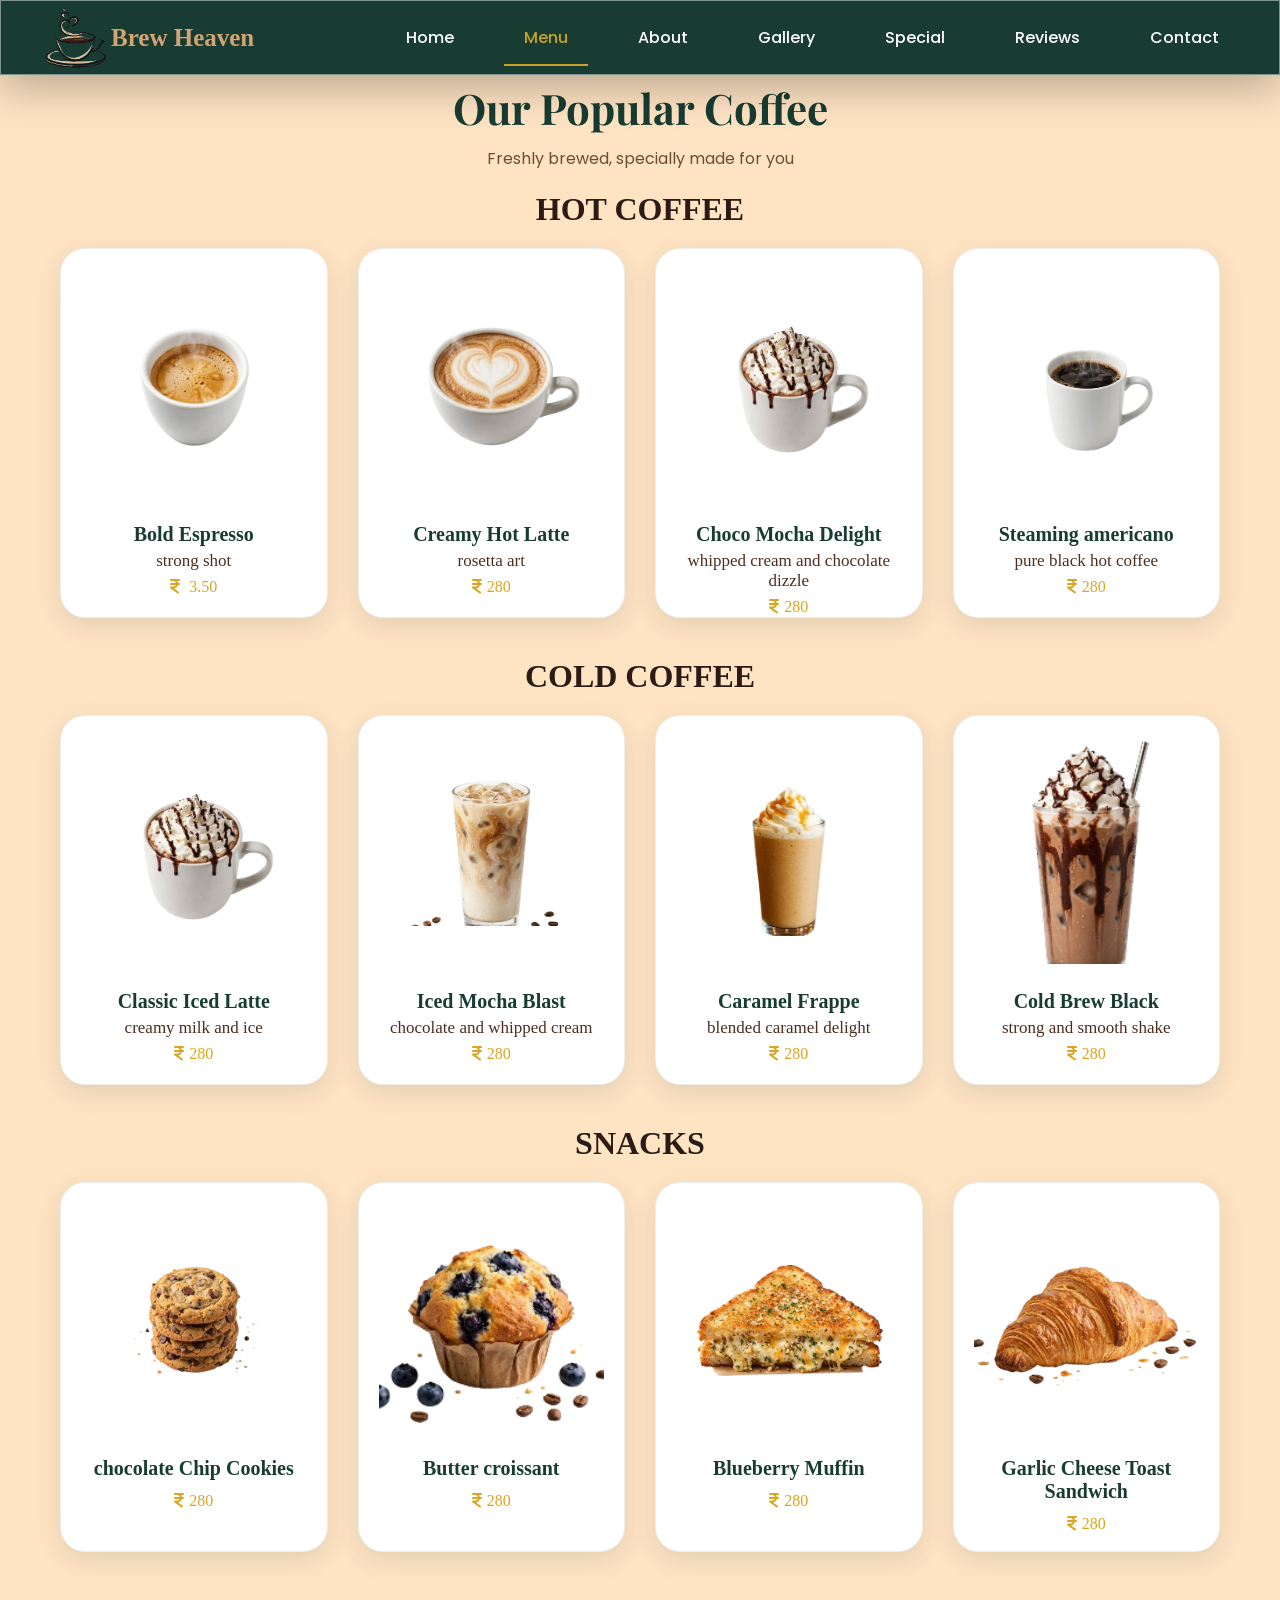
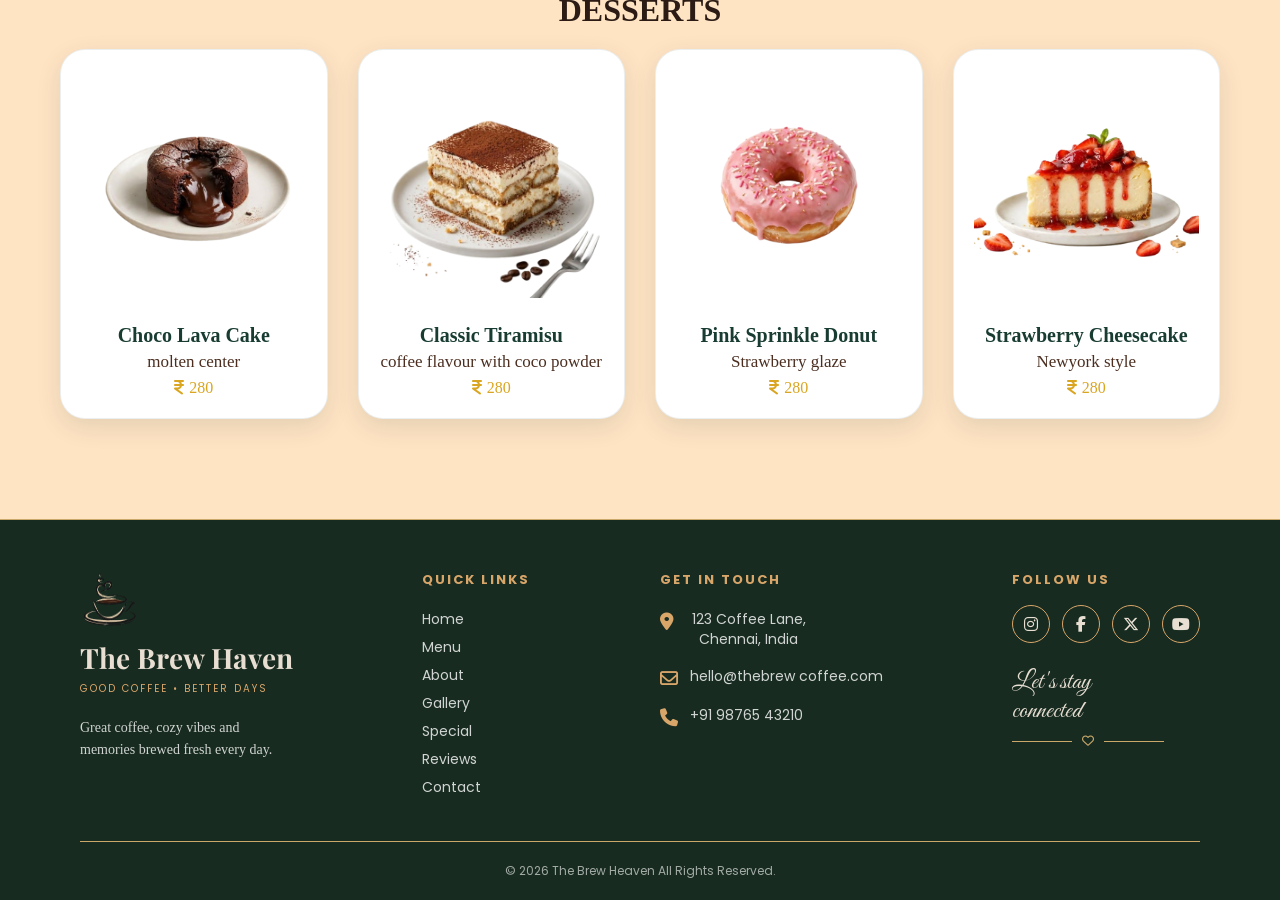
<file: menu.html>
<!DOCTYPE html>
<html lang="en">
<head>
    <meta charset="UTF-8">
    <meta name="viewport" content="width=device-width, initial-scale=1.0">
    <title>menu</title>
    <link rel="stylesheet" href="./index.css"/>
        <link href="https://fonts.googleapis.com/css2?family=Great+Vibes&display=swap" rel="stylesheet">
    <link href="https://fonts.googleapis.com/css2?family=Great+Vibes&family=Playfair+Display:wght@600;700&family=Poppins:wght@400;500;600&display=swap" rel="stylesheet">
    <link rel="stylesheet" href="https://cdnjs.cloudflare.com/ajax/libs/font-awesome/6.5.0/css/all.min.css">
<link href="https://fonts.googleapis.com/css2?family=Lobster&display=swap" rel="stylesheet">

</head>
<body>
<nav>
<div class="logo">
<img src="./img/img2-removebg-preview.png"/>
<h4>Brew Heaven</h4>
</div>
    <ul>
        <li><a href="./index.html">Home</a></li>
        <li><a href="./menu.html" class="active">Menu</a></li>
        <li><a href="./about.html">About</a></li>
        <li><a href="./gallery.html">Gallery</a></li>
                <li><a href="./special_offers.html">Special</a></li>

        <li><a href="./reviews.html">Reviews</a></li>
        <li><a href="./contact.html">Contact</a></li>
    </ul>

</nav>  
<section class="menu" style="background: bisque;">
<h2>Our Popular Coffee</h2>
<p class="menu-subtitle">Freshly brewed, specially made for you</p>
<h3>HOT COFFEE</h3>
<div class="menu-grid">
    <div class="menu-item hot-coffee">
        <img src="./img/download (6).png">
        <h3>Bold Espresso</h3>
        <p>strong shot</p>
        <span class="price"><i class="fa-solid fa-indian-rupee-sign"></i> 3.50</span>
</div>
        
    <div class="menu-item hot-coffee">
            <img src="./img/download (5).png">
        <h3>Creamy Hot Latte</h3>
        <p>rosetta art</p>
        <span class="price"><i class="fa-solid fa-indian-rupee-sign"></i>280</span>

</div>
    <div class="menu-item hot-coffee">
        <img src="./img/download (8).png">
        <h3>Choco Mocha Delight</h3>
        <p>whipped cream and chocolate dizzle</p>
        <span class="price"><i class="fa-solid fa-indian-rupee-sign"></i>280</span>
</div>
    <div class="menu-item hot-coffee">
                <img src="./img/download (7).png">
        <h3>Steaming americano</h3>
        <p>pure black hot coffee</p>
        <span class="price"><i class="fa-solid fa-indian-rupee-sign"></i>280</span>

</div>
</div>


<h3>COLD COFFEE</h3>
<div class="menu-grid">
    <div class="menu-item hot-coffee">
        <img src="./img/download (8).png">
        <h3>Classic Iced Latte</h3>
        <p>creamy milk and ice</p>
        <span class="price"><i class="fa-solid fa-indian-rupee-sign"></i>280</span>
    </div>
    <div class="menu-item hot-coffee">
        <img src="./img/download (9).png">
        <h3>Iced Mocha Blast</h3>
        <p>chocolate and whipped cream</p>
        <span class="price"><i class="fa-solid fa-indian-rupee-sign"></i>280</span>
</div>
    <div class="menu-item hot-coffee">
        <img src="./img/download(13).png">
        <h3>Caramel Frappe</h3>
        <p>blended caramel delight</p>
        <span class="price"><i class="fa-solid fa-indian-rupee-sign"></i>280</span>
</div>
    <div class="menu-item hot-coffee">
        <img src="./img/download (12).png">
        <h3>Cold Brew Black</h3>
        <p>strong and smooth shake</p>
        <span class="price"><i class="fa-solid fa-indian-rupee-sign"></i>280</span>
</div>
</div>
<h3>SNACKS</h3>
<div class="menu-grid">
    <div class="menu-item hot-coffee">
        <img src="./img/download (1).png">
        <h3>chocolate Chip Cookies</h3>
        <p></p>
        <span class="price"><i class="fa-solid fa-indian-rupee-sign"></i>280</span>
</div>
    <div class="menu-item hot-coffee">
        <img src="./img/download (2).png">
        <h3>Butter croissant</h3>
        <p></p>
        <span class="price"><i class="fa-solid fa-indian-rupee-sign"></i>280</span>
</div>
    <div class="menu-item hot-coffee">
        <img src="./img/download (3).png">
        <h3>Blueberry Muffin</h3>
        <p></p>
        <span class="price"><i class="fa-solid fa-indian-rupee-sign"></i>280</span>
</div>
    <div class="menu-item hot-coffee">
        <img src="./img/download (4).png">
        <h3>Garlic Cheese Toast Sandwich</h3>
        <p></p>
        <span class="price"><i class="fa-solid fa-indian-rupee-sign"></i>280</span>
</div>
</div>
<h3>DESSERTS</h3>
<div class="menu-grid">
    <div class="menu-item hot-coffee">
        <img src="./img/choco.png">
        <h3>Choco Lava Cake</h3>
        <p>molten center</p>
        <span class="price"><i class="fa-solid fa-indian-rupee-sign"></i>280</span>
</div>
    <div class="menu-item hot-coffee">
        <img src="./img/classic tiramisu.png">
        <h3>Classic Tiramisu</h3>
        <p>coffee flavour with coco powder</p>
        <span class="price"><i class="fa-solid fa-indian-rupee-sign"></i>280</span>
</div>
    <div class="menu-item hot-coffee">
        <img src="./img/donut.png">
        <h3>Pink Sprinkle Donut</h3>
        <p>Strawberry glaze</p>
        <span class="price"><i class="fa-solid fa-indian-rupee-sign"></i>280</span>
</div>
    <div class="menu-item hot-coffee">
        <img src="./img/strawberry.png">
        <h3>Strawberry Cheesecake</h3>
        <p>Newyork style</p>
        <span class="price"><i class="fa-solid fa-indian-rupee-sign"></i>280</span>
</div>
</div>
</section>
<footer>
  <div class="footer-top">
    <div class="parts">
      <img src="./img/img2-removebg-preview.png">
      <h2>The Brew Haven</h2>
      <p>GOOD COFFEE • BETTER DAYS</p>
      <div class="para">Great coffee, cozy vibes and<br>memories brewed fresh every day.</div>
    </div>

    <div class="parts part1">
      <h4 class="quick">QUICK LINKS</h4>
              <a href="./index.html" class="active">Home</a>
        <a href="./menu.html">Menu</a>
        <a href="./about.html">About</a>
        <a href="./gallery.html">Gallery</a>
        <a href="./special_offers.html">Special</a>

        <a href="./reviews.html">Reviews</a>
        <a href="./contact.html">Contact</a>

    </div>

    <div class="parts">
      <h4 class="quick">GET IN TOUCH</h4>
      <div class="contact-line">
        <i class="fa-solid fa-location-dot"></i>
        <p>123 Coffee Lane,<br>Chennai, India</p>
      </div>
      <div class="f-contact-line">
        <i class="fa-regular fa-envelope"></i>
        <p>hello@thebrew coffee.com</p>
      </div>
      <div class="f-contact-line">
        <i class="fa-solid fa-phone"></i>
        <p>+91 98765 43210</p>
      </div>
    </div>

    <!-- 4th Part -->
    <div class="parts">
      <h4 class="quick">FOLLOW US</h4>
      <div class="total">
        <div class="icon"><i class="fa-brands fa-instagram"></i></div>
        <div class="icon"><i class="fa-brands fa-facebook-f"></i></div>
        <div class="icon"><i class="fa-brands fa-x-twitter"></i></div>
        <div class="icon"><i class="fa-brands fa-youtube"></i></div>
      </div>
      <div class="last">
        <h5>Let's stay<br>connected</h5>
        <div class="heart"><i class="fa-regular fa-heart"></i></div>
      </div>
    </div>
  </div>

  <div class="copyright">
    © 2026 The Brew Heaven All Rights Reserved.
  </div>
</footer>

</body>
</html>
</file>
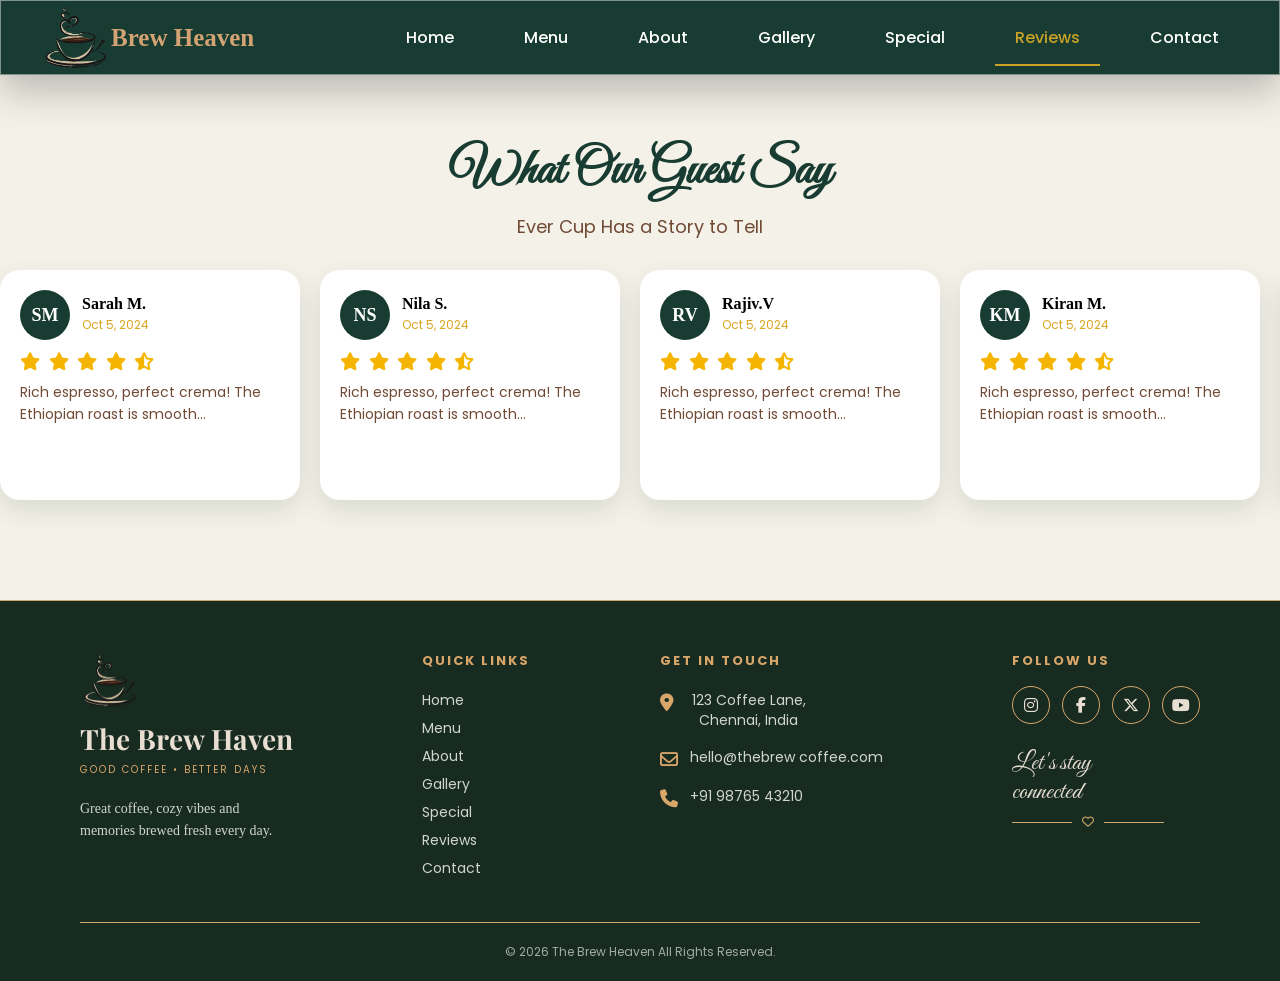
<file: reviews.html>
<!DOCTYPE html>
<html lang="en">
<head>
    <meta charset="UTF-8">
    <meta name="viewport" content="width=device-width, initial-scale=1.0">
    <title>Document</title>
            <link rel="stylesheet" href="./index.css"/>
        <link href="https://fonts.googleapis.com/css2?family=Great+Vibes&display=swap" rel="stylesheet">
    <link href="https://fonts.googleapis.com/css2?family=Great+Vibes&family=Playfair+Display:wght@600;700&family=Poppins:wght@400;500;600&display=swap" rel="stylesheet">
    <link rel="stylesheet" href="https://cdnjs.cloudflare.com/ajax/libs/font-awesome/6.5.0/css/all.min.css">
<link href="https://fonts.googleapis.com/css2?family=Lobster&display=swap" rel="stylesheet">

</head>

<body>
    <nav>
    <div class="logo">
        <img src="./img/img2-removebg-preview.png"/>
        <h4>Brew Heaven</h4>
    </div>
    <ul>
        <li><a href="./index.html">Home</a></li>
        <li><a href="./menu.html">Menu</a></li>
        <li><a href="./about.html">About</a></li>
        <li><a href="./gallery.html">Gallery</a></li>
        <li><a href="./special_offers.html">Special</a></li>
        <li><a href="./reviews.html" class="active">Reviews</a></li>
        <li><a href="./contact.html">Contact</a></li>
    </ul>
  </nav>  
  <section class="review" style="height:600px">
<h2 style="margin-top: 80px;">What Our Guest Say</h2>
<p>Ever Cup Has a Story to Tell</p>
<div class="whole_boxes">
<div class="box">
  <div class="top-row">
    <div class="profile">
      <span>SM</span>
    </div>
    <div class="name-date">
      <h4>Sarah M.</h4>
      <p class="date">Oct 5, 2024</p>
    </div>
  </div>
  
<div class="stars">
  <i class="fa-solid fa-star"></i>
  <i class="fa-solid fa-star"></i>
  <i class="fa-solid fa-star"></i>
  <i class="fa-solid fa-star"></i>
  <i class="fa-solid fa-star-half-stroke"></i> <!-- half star -->
</div>  <p class="review-text">Rich espresso, perfect crema! The Ethiopian roast is smooth...</p>
</div>
<div class="box">
  <div class="top-row">
    <div class="profile">
      <span>NS</span>
    </div>
    <div class="name-date">
      <h4>Nila S.</h4>
      <p class="date">Oct 5, 2024</p>
    </div>
  </div>
  
<div class="stars">
  <i class="fa-solid fa-star"></i>
  <i class="fa-solid fa-star"></i>
  <i class="fa-solid fa-star"></i>
  <i class="fa-solid fa-star"></i>
  <i class="fa-solid fa-star-half-stroke"></i> <!-- half star -->
</div>  <p class="review-text">Rich espresso, perfect crema! The Ethiopian roast is smooth...</p>
</div>
<div class="box">
  <div class="top-row">
    <div class="profile">
      <span>RV</span>
    </div>
    <div class="name-date">
      <h4>Rajiv.V</h4>
      <p class="date">Oct 5, 2024</p>
    </div>
  </div>
  
<div class="stars">
  <i class="fa-solid fa-star"></i>
  <i class="fa-solid fa-star"></i>
  <i class="fa-solid fa-star"></i>
  <i class="fa-solid fa-star"></i>
  <i class="fa-solid fa-star-half-stroke"></i> <!-- half star -->
</div>  <p class="review-text">Rich espresso, perfect crema! The Ethiopian roast is smooth...</p>
</div>
<div class="box">
  <div class="top-row">
    <div class="profile">
      <span>KM</span>
    </div>
    <div class="name-date">
      <h4>Kiran M.</h4>
      <p class="date">Oct 5, 2024</p>
    </div>
  </div>
  <div class="stars">
  <i class="fa-solid fa-star"></i>
  <i class="fa-solid fa-star"></i>
  <i class="fa-solid fa-star"></i>
  <i class="fa-solid fa-star"></i>
  <i class="fa-solid fa-star-half-stroke"></i> <!-- half star -->
</div>
  
  <p class="review-text">Rich espresso, perfect crema! The Ethiopian roast is smooth...</p>
</div>

<div class="box">
  <div class="top-row">
    <div class="profile">
      <span>SM</span>
    </div>
    <div class="name-date">
      <h4>Sarah M.</h4>
      <p class="date">Oct 5, 2024</p>
    </div>
  </div>
  
<div class="stars">
  <i class="fa-solid fa-star"></i>
  <i class="fa-solid fa-star"></i>
  <i class="fa-solid fa-star"></i>
  <i class="fa-solid fa-star"></i>
  <i class="fa-solid fa-star-half-stroke"></i> <!-- half star -->
</div>  <p class="review-text">Rich espresso, perfect crema! The Ethiopian roast is smooth...</p>
</div>
<div class="box">
  <div class="top-row">
    <div class="profile">
      <span>NS</span>
    </div>
    <div class="name-date">
      <h4>Nila S.</h4>
      <p class="date">Oct 5, 2024</p>
    </div>
  </div>
  
<div class="stars">
  <i class="fa-solid fa-star"></i>
  <i class="fa-solid fa-star"></i>
  <i class="fa-solid fa-star"></i>
  <i class="fa-solid fa-star"></i>
  <i class="fa-solid fa-star-half-stroke"></i> <!-- half star -->
</div>  <p class="review-text">Rich espresso, perfect crema! The Ethiopian roast is smooth...</p>
</div>
<div class="box">
  <div class="top-row">
    <div class="profile">
      <span>RV</span>
    </div>
    <div class="name-date">
      <h4>Rajiv.V</h4>
      <p class="date">Oct 5, 2024</p>
    </div>
  </div>
  
<div class="stars">
  <i class="fa-solid fa-star"></i>
  <i class="fa-solid fa-star"></i>
  <i class="fa-solid fa-star"></i>
  <i class="fa-solid fa-star"></i>
  <i class="fa-solid fa-star-half-stroke"></i> <!-- half star -->
</div>  <p class="review-text">Rich espresso, perfect crema! The Ethiopian roast is smooth...</p>
</div>
<div class="box">
  <div class="top-row">
    <div class="profile">
      <span>KM</span>
    </div>
    <div class="name-date">
      <h4>Kiran M.</h4>
      <p class="date">Oct 5, 2024</p>
    </div>
  </div>
  <div class="stars">
  <i class="fa-solid fa-star"></i>
  <i class="fa-solid fa-star"></i>
  <i class="fa-solid fa-star"></i>
  <i class="fa-solid fa-star"></i>
  <i class="fa-solid fa-star-half-stroke"></i> <!-- half star -->
</div>
  
  <p class="review-text">Rich espresso, perfect crema! The Ethiopian roast is smooth...</p>
</div>
</div>


</section>
 
<footer>
  <div class="footer-top">
    <!-- 1st Part -->
    <div class="parts">
      <img src="./img/img2-removebg-preview.png">
      <h2>The Brew Haven</h2>
      <p>GOOD COFFEE • BETTER DAYS</p>
      <div class="para">Great coffee, cozy vibes and<br>memories brewed fresh every day.</div>
    </div>

    <!-- 2nd Part -->
    <div class="parts part1">
      <h4 class="quick">QUICK LINKS</h4>
        <a href="./index.html" class="active">Home</a>
        <a href="./menu.html">Menu</a>
        <a href="./about.html">About</a>
        <a href="./gallery.html">Gallery</a>
        <a href="./special_offers.html">Special</a>

        <a href="./reviews.html">Reviews</a>
        <a href="./contact.html">Contact</a>
    </div>

    <!-- 3rd Part -->
    <div class="parts">
      <h4 class="quick">GET IN TOUCH</h4>
      <div class="contact-line">
        <i class="fa-solid fa-location-dot"></i>
        <p>123 Coffee Lane,<br>Chennai, India</p>
      </div>
      <div class="f-contact-line">
        <i class="fa-regular fa-envelope"></i>
        <p>hello@thebrew coffee.com</p>
      </div>
      <div class="f-contact-line">
        <i class="fa-solid fa-phone"></i>
        <p>+91 98765 43210</p>
      </div>
    </div>

    <!-- 4th Part -->
    <div class="parts">
      <h4 class="quick">FOLLOW US</h4>
      <div class="total">
        <div class="icon"><i class="fa-brands fa-instagram"></i></div>
        <div class="icon"><i class="fa-brands fa-facebook-f"></i></div>
        <div class="icon"><i class="fa-brands fa-x-twitter"></i></div>
        <div class="icon"><i class="fa-brands fa-youtube"></i></div>
      </div>
      <div class="last">
        <h5>Let's stay<br>connected</h5>
        <div class="heart"><i class="fa-regular fa-heart"></i></div>
      </div>
    </div>
  </div>

  <div class="copyright">
    © 2026 The Brew Heaven All Rights Reserved.
  </div>
</footer>


    
</body>
</html>
</file>
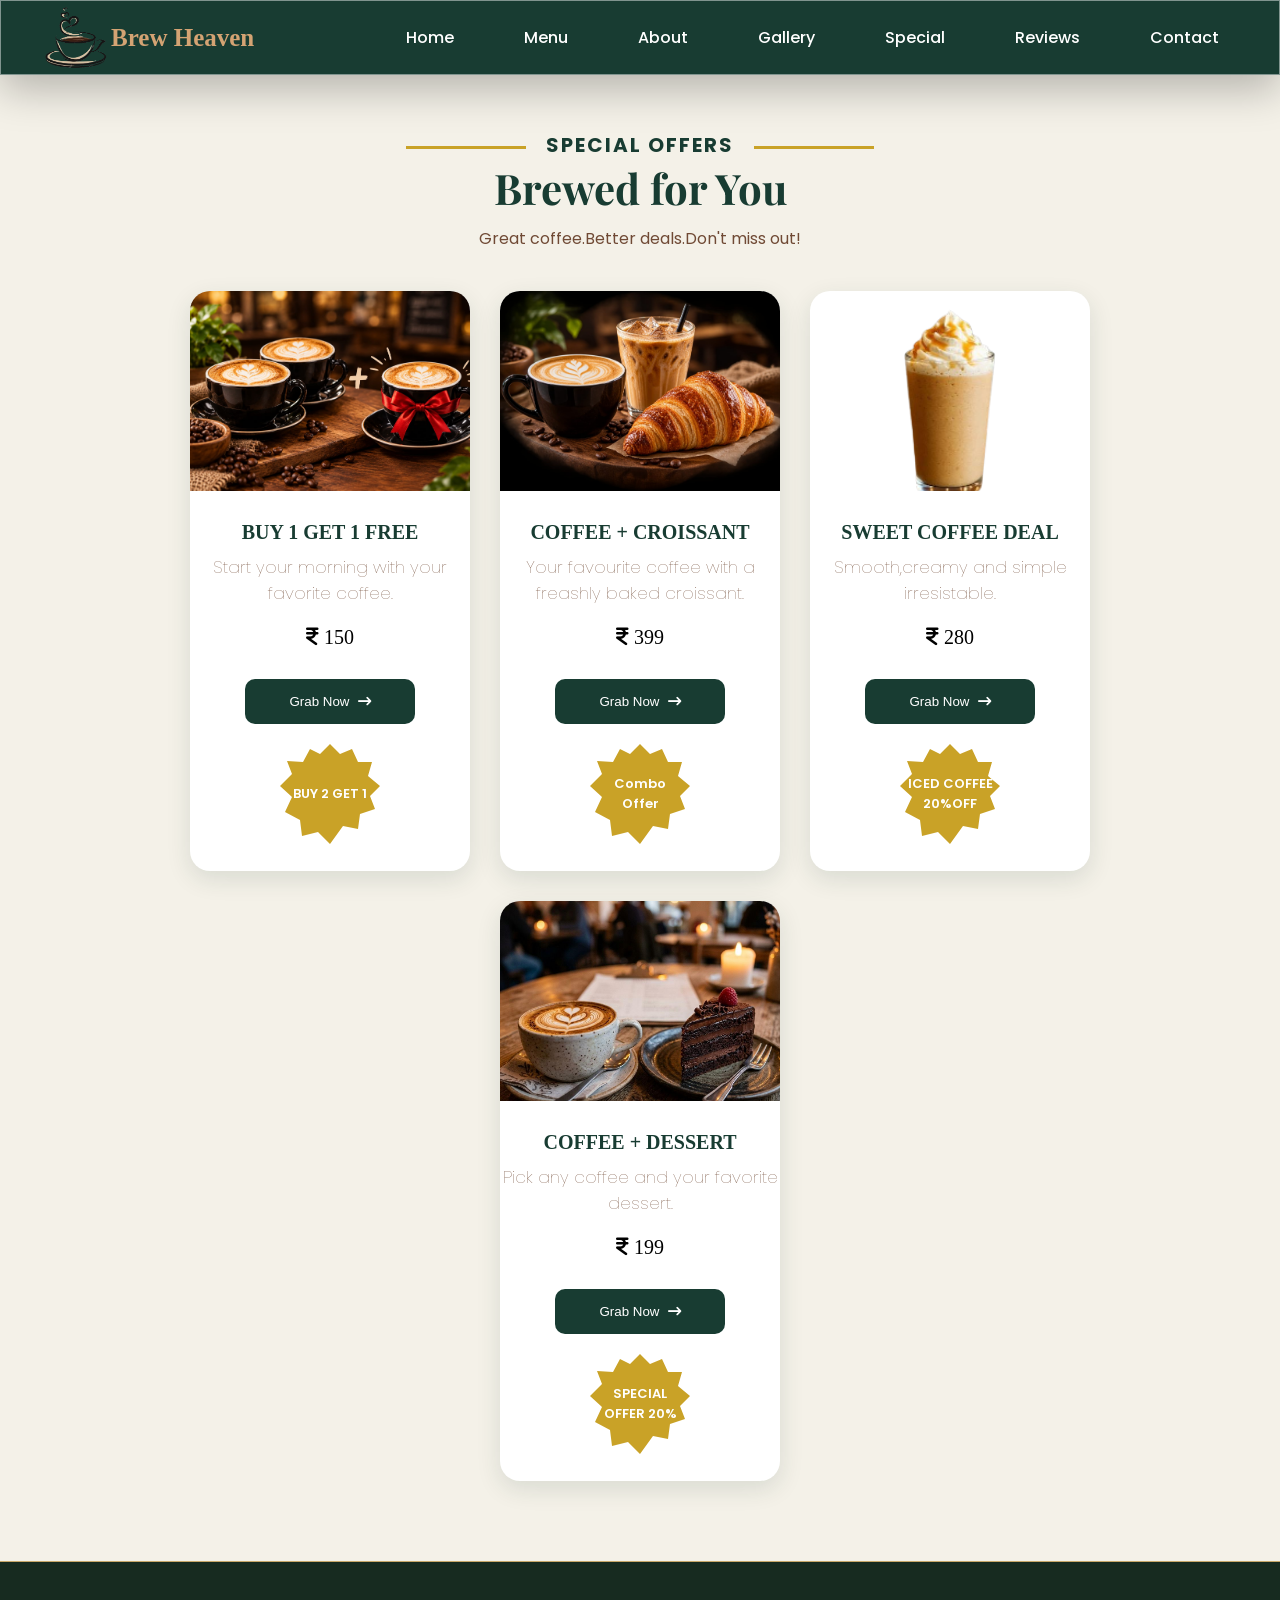
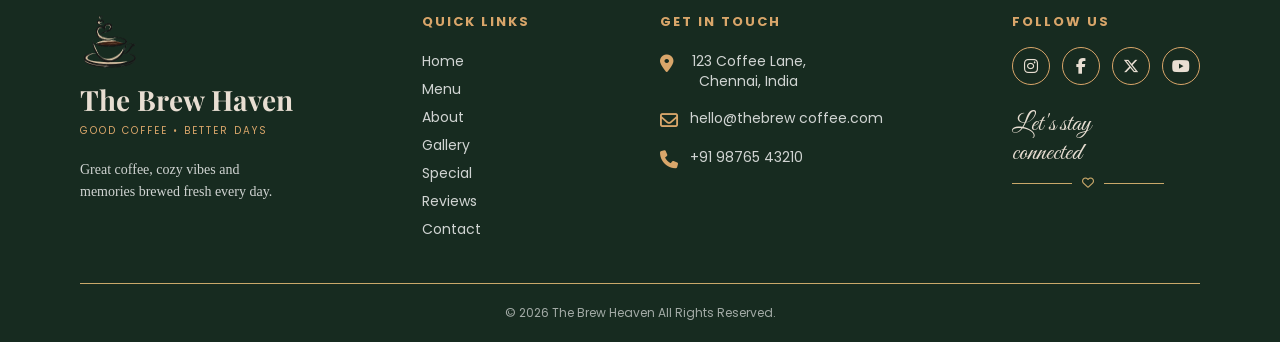
<file: special_offers.html>
<!DOCTYPE html>
<html lang="en">
<head>
    <meta charset="UTF-8">
    <meta name="viewport" content="width=device-width, initial-scale=1.0">
    <title>special_offer</title>
    <link rel="stylesheet" href="./index.css"/>
        <link href="https://fonts.googleapis.com/css2?family=Great+Vibes&display=swap" rel="stylesheet">
    <link href="https://fonts.googleapis.com/css2?family=Great+Vibes&family=Playfair+Display:wght@600;700&family=Poppins:wght@400;500;600&display=swap" rel="stylesheet">
    <link rel="stylesheet" href="https://cdnjs.cloudflare.com/ajax/libs/font-awesome/6.5.0/css/all.min.css">
<link href="https://fonts.googleapis.com/css2?family=Lobster&display=swap" rel="stylesheet">

</head>
<body>
    <nav>
<div class="logo">
<img src="./img/img2-removebg-preview.png"/>
<h4>Brew Heaven</h4>
</div>
    <ul>
        <li><a href="./index.html">Home</a></li>
        <li><a href="./menu.html">Menu</a></li>
        <li><a href="./about.html">About</a></li>
        <li><a href="./gallery.html">Gallery</a></li>
                <li><a href="./special_offers.html">Special</a></li>

        <li><a href="./reviews.html">Reviews</a></li>
        <li><a href="./contact.html">Contact</a></li>
    </ul>

</nav> 
<section class="special offer-card" style="margin-top: 50px;">
  <h5>SPECIAL OFFERS</h5>
  <h2>Brewed for You</h2>
  <P>Great coffee.Better deals.Don't miss out!</P>
  <div class="special_cards">
    <div class="card1">

      <img src="./img/offer1.jpeg"/>
      <h4>BUY 1 GET 1 FREE</h4>
      <p>Start your morning with your favorite coffee.</p>
      <div class=offer1><i class="fa-solid fa-indian-rupee-sign"></i>150</div>
      <button class=grab>Grab Now<i class="fa-solid fa-arrow-right-long"></i>
</button>
              <div class="offer-badge">BUY 2 GET 1</div>

    </div>
    <div class="card1 bg">

      <img src="./img/offer2.jpeg"/>
      <h4>COFFEE + CROISSANT</h4>
      <p> Your favourite coffee with a freashly baked croissant.</p>
      <div class=offer1><i class="fa-solid fa-indian-rupee-sign"></i>399</div>
      <button class=grab>Grab Now<i class="fa-solid fa-arrow-right-long"></i>
      
</button>
            <div class="offer-badge">Combo<br> Offer</div>

    </div>
    <div class="card1">
      <img src="./img/download(13).png"/>
      <h4>SWEET COFFEE DEAL</h4>
      <P>Smooth,creamy and simple irresistable.</P>
      <div class=offer1><i class="fa-solid fa-indian-rupee-sign"></i>280</div>
      <button class=grab>Grab Now<i class="fa-solid fa-arrow-right-long"></i>
</button>
  <div class="offer-badge">ICED COFFEE 20%OFF</div>


    </div>
    <div class="card1">
      <img src="./img/americano.jpg"/>
      <h4>COFFEE + DESSERT</h4>
      <p>Pick any coffee and your favorite dessert.</p>
      <div class=offer1><i class="fa-solid fa-indian-rupee-sign"></i>199</div>
      <button class=grab>Grab Now<i class="fa-solid fa-arrow-right-long"></i>
</button>
            <div class="offer-badge">SPECIAL<br> OFFER 20%</div>

      
    </div>
  </div>
</section>

<footer>
  <div class="footer-top">
    <div class="parts">
      <img src="./img/img2-removebg-preview.png">
      <h2>The Brew Haven</h2>
      <p>GOOD COFFEE • BETTER DAYS</p>
      <div class="para">Great coffee, cozy vibes and<br>memories brewed fresh every day.</div>
    </div>

    <div class="parts part1">
      <h4 class="quick">QUICK LINKS</h4>
       <a href="./index.html">Home</a>
        <a href="./menu.html">Menu</a>
        <a href="./about.html">About</a>
        <a href="./gallery.html">Gallery</a>
        <a href="./special_offers.html" class="active">Special</a>

        <a href="./reviews.html">Reviews</a>
        <a href="./contact.html">Contact</a>

    </div>

    <div class="parts">
      <h4 class="quick">GET IN TOUCH</h4>
      <div class="contact-line">
        <i class="fa-solid fa-location-dot"></i>
        <p>123 Coffee Lane,<br>Chennai, India</p>
      </div>
      <div class="f-contact-line">
        <i class="fa-regular fa-envelope"></i>
        <p>hello@thebrew coffee.com</p>
      </div>
      <div class="f-contact-line">
        <i class="fa-solid fa-phone"></i>
        <p>+91 98765 43210</p>
      </div>
    </div>

    <!-- 4th Part -->
    <div class="parts">
      <h4 class="quick">FOLLOW US</h4>
      <div class="total">
        <div class="icon"><i class="fa-brands fa-instagram"></i></div>
        <div class="icon"><i class="fa-brands fa-facebook-f"></i></div>
        <div class="icon"><i class="fa-brands fa-x-twitter"></i></div>
        <div class="icon"><i class="fa-brands fa-youtube"></i></div>
      </div>
      <div class="last">
        <h5>Let's stay<br>connected</h5>
        <div class="heart"><i class="fa-regular fa-heart"></i></div>
      </div>
    </div>
  </div>

  <div class="copyright">
    © 2026 The Brew Heaven All Rights Reserved.
  </div>
</footer>


</body>
</html>
</file>
<file: index.css>
@import url('https://fonts.googleapis.com/css2?family=Playfair+Display:wght@500;600;700&family=Poppins:wght@400;500;600&display=swap');


*
{
    margin:0;
    padding:0;
    box-sizing: border-box;
     /* overflow: hidden;
    scrollbar-width: none; */
} 
html, body {
    /* overflow-x: hidden; */
    scrollbar-width: none;
}

html::-webkit-scrollbar,
body::-webkit-scrollbar {
    display: none;
}




nav{
    width:100%;
    height:75px;
    display:flex;
    align-items: center;
    justify-content: space-between;
    padding:0 40px; 
    position: fixed;
    top:0;
    left:0; 
    z-index: 999;
    
        background: #183c32;

    backdrop-filter: blur(20px);
    -webkit-backdrop-filter: blur(15px);

    border: 1px solid rgba(255, 255, 255, 0.45);

    box-shadow:
        0 15px 40px rgba(0, 0, 0, 0.25);

    box-sizing: border-box


}
.logo
{
font-size:25px;
font-weight: bold;
color:#f4f1e8;
display:flex;
justify-content: center;
align-items: center;
color: #D4A373;
}
.logo img{
    height:70px;
    width:70px;
}
nav.h4{
    display: inline-block;
    padding:10px 10px;
    font-family: 'Playfair Display', serif;
    font-size: 28px;
    font-weight: 700;
    color: #D4A373;
}
ul{
    display:flex;
    gap:30px;
    list-style: none;
    font-family: 'Poppins', sans-serif;
    font-size: 16px;
    font-weight: 500;
    color:white;
}
 li a{
    
    transition-duration: 0.3s;
    color: white;
    text-decoration: none;
    padding: 8px 20px; 
    border-radius: 25px; 
    transition: all 0.3s ease;
    display: inline-block;
}

nav ul li a.active
{
    color:#c9a227;
    position: relative;
}
nav ul li a.active::after{
    content: "";
    position: absolute;
    left: 0;
    bottom: -8px;
    width: 100%;
    height:2px;
    background: #c9a227;
}

.hero
{
    height: calc(100vh - 75px);
    width: 100%;
    position: relative;
    margin-top: 75px;
}

.bg-video
{
    position: absolute;
    top: 0;
    left: 0;
overflow: hidden;
    width: 100%;
    height: 100%;

    object-fit: cover;
    z-index: 0;
}
.hero::before {
    content: "";
    position: absolute;
    inset: 0;
    background: rgba(24,60,50,0.35);
    z-index:1;
}

.content
{
    position: absolute;
    top: 50%;
    left: 50%;

    transform: translate(-50%, -50%);

    color: white;
    z-index: 2;
}
.content h1 {
     font-family: 'Playfair Display', serif;
    font-size: 55px;
    font-weight: 700;
    letter-spacing: 4px; 
    text-transform: uppercase;
    text-align: center;
}
.content h1 span{
    color: #c9a227;
}
.content p {
    font-family: 'Poppins', sans-serif;
    font-size: 20px;
    letter-spacing: 2px;
    margin-top: 15px;
    text-align: center;
}
.content button {
    height: 45px;
    width: 180px;
    border: none;
    border-radius: 25px;

    margin: 20px auto 0;
    display: block;

    cursor: pointer;
    transition: 0.3s;
    background: #c9a227;
    color:#183c32;
    border: 2px solid #c9a227;
}

.content button:hover {
    color: #c9a227;
    /* transform: translateY(-5px) scale(1.05); */
background: transparent;
}

.menu {
    padding:80px 40px;
    text-align:center;
/* background: bisque; */
background: #F4F1E8;

}

.menu h2 {
    font-family:'Playfair Display',serif;
    font-size:42px;
    /* color:#4b2e20; */
    color: #183C32;
}

.menu-subtitle {
    margin-top:10px;
    /* color:#777; */
    color: #704A35;
    font-family:'Poppins',sans-serif;
}

.coffee-container {
    display:flex;
    justify-content:center;
    gap:30px;
    flex-wrap:wrap;
    margin-top:40px;
}

.coffee-card {
    width:280px;
    padding:20px;
    background:white;
    border-radius: 25px;
    transition:0.3s;
    background: #FFFFFF;
    box-shadow: 0 8px 25px rgba(24, 60, 50, 0.12);
}

.coffee-card:hover {
    transform:translateY(-15px);
    box-shadow:0 12px 30px rgba(24,60,50,0.25); 


}

.coffee-card img {
    width:100%;
    height:200px;
    object-fit:cover;
    border-radius:15px;
}

.coffee-card h3 {
    margin-top:15px;
    font-family:'Playfair Display',serif;
    font-size:25px;
    /* color:#4b2e20; */
    color: #183C32;
}

.coffee-card p {
    margin:10px 0;
    font-family:'Poppins',sans-serif;
    color: #704A35;
}

.coffee-card span {
    display:block;
    font-size:20px;
    font-weight:bold;
    margin:15px;
    color: #C9A227;
}

.coffee-card button {
    border:none;
    padding:10px 25px;
    border-radius:20px;
    background: #183C32;
    color:white;
    cursor:pointer;
    transition:0.3s;
}

.coffee-card button:hover {
background: #C9A227;
color: #183C32;
transform: translateY(-8px)
scale(1.05);
}
.menu h3{
    text-align: center;
    font-size: 32px;
    margin-top:20px ;
    color: #2B1B14;
}
.menu-grid 
{
    width:100%;
    display: grid;
    grid-template-columns: repeat(auto-fit,minmax(250px,1fr));  
    gap:30px; 
    padding: 20px;
}
.menu-item
{
    height:370px;
    min-height: 200px;
    padding: 20px;
    text-align: center;
    border-radius: 25px;

    background:#ffffff;
    border: 1px solid rgba(24, 60, 50, 0.08);
    box-shadow: 0 8px 25px rgba(24, 60, 50, 0.12);
    box-sizing: border-box;
    transition:0.3s;
}
.menu-item img{
    width:100%;
    height:70%;
    object-fit: contain;
    background: transparent;
    border-radius: 15px;
}
.menu-item h3
{
    font-size: 20px;
    font-weight: bold;
     color: #183C32;
}
.menu-item  p
{
    font-size: 17px;
    margin-top: 5px;
    color: #4b2e20;
}
.menu-item .price
{
    line-height: 2;
    color:goldenrod;
}

.price i{
    margin-right: 5px;
}






.about {
    width: 100%;
    min-height: 600px;
    padding: 40px 40px;
    background-color: #F4F1E8;
    text-align: center;
}

.about > h2 {
    font-family: 'Playfair Display', serif;
    font-size:42px;
    margin-bottom: 5px;
    color: #183C32;

}

.about > p {
    font-family: 'Poppins', sans-serif;
        margin-top:10px;
    font-size: 20px;
    color: #c9a227;
    font-weight: bold;

}



.both {
    width: 100%;
    max-width: 1100px;
    margin: 0px auto 0;

    display: flex;
    align-items: center;
    justify-content: space-between;
    gap: 60px;
}
.about-content h2
{
    color:#183c32;
}
.about-content h3
{
    color:#c9a227;
}

.about-image {
    width: 50%;

    animation: Left linear;
    animation-timeline: view();
    animation-range: entry 20% cover 100%;
}

.about-image img {
    width: 400px;
    height: 400px;
    object-fit: cover;
    border-radius: 20px;
}
@keyframes Left {

    from {
        opacity: 1;
        transform: translateX(-300px);
    }

    to {
        opacity: 2;
        transform: translateX(0);
    }

}


.about-content {
    width: 50%;
    text-align: left;

    animation: Right linear;
    animation-timeline: view();
    animation-range: entry 20% cover 40%;
}
@keyframes Right {

    from {
        opacity: 0;
        transform: translateX(300px);
    }

    to {
        opacity: 1;
        transform: translateX(0);
    }

}

.about-content h2 {
    font-family:'Great Vibes',cursive;
    font-size: 40px;
    margin-bottom: 5px;
    letter-spacing: 2px;
}

.about-content h3 {
        font-family:'Great Vibes',cursive;
     letter-spacing: 2px;
    font-size: 30px;
    margin-bottom: 20px;
}

.about-content p {
    font-family: 'Poppins', sans-serif;
    font-size: 16px;
    line-height: 1.8;
    color: #3b2a22;

}
.about .button1
{
    height:60px;
    width:180px;
    display: flex;
    justify-content: center;
    align-items: center;
    color:white;
    border-radius: 6px;
    margin:20px ;
    background-color: #183c32;
        border: 2px solid #183c32;

}
.button1:hover{
background-color: #c9a227;
border-color: #c9a227;
color: #183c32;}

.choose
{
    padding:40px 40px; 
    text-align: center;  
     position:relative;
    overflow: hidden;
    background-color: #faf1e8;
} 
.choose h2{
    font-family:'Playfair Display',serif;
    font-size:42px;
    animation:choose 3s ease-in-out infinite;
    display: flex;
    align-items: center;
    justify-content: center;
    gap:20px;
    color: #183c32;
    position: relative;
    z-index: 2;

}
.choose h2::before,
.choose h2::after
{
    content:"";
    width:120px;
    height:3px;
    background: #c9a227;
    margin-top: 5px;
}
.choose p{
        margin-top:10px;
    font-size: 20px;
    font-family:'Poppins',sans-serif;
    position: relative;
    z-index: 2;
    color: #2B1B14;

}
.choose .cards
{
    width:100%;
    display:grid;
    grid-template-columns: repeat(auto-fit,minmax(180px,1fr));
    gap:15px;
    margin-top: 40px;
    position: relative;
    z-index: 1;
}
.choose .box
{
height:200px;
width:auto;        
padding:20px;
background:white;
border-radius:20px;
text-align: center;
animation: box 3s ease-in-out infinite;
box-shadow: 0 10px 30px rgba(24, 60, 50, 0.12);
border: 1px solid rgba(24, 60, 50, 0.08)
}
@keyframes box{
    from
    {
          transform: translateY(-250px);
opacity: 0;
    }
to 
{
    transform: translateY(0px);
        box-shadow: (24, 60, 50, 0.20);
opacity: 1;
}
}
.choose img{
    width:60%;
    height:80px;

}
.box h5{
font-family: 'Poppins', sans-serif;
font-size: 18px;
font-weight: 600;
color: #183c32;
}
.box p{
font-family: 'Poppins', sans-serif;
font-size: 14px;
font-weight: 400;
line-height: 1.6;
color: #704A35
}
.gallary{
padding: 80px 5%;
text-align: center;
    background-color: #faf1e8;

}
.gallary h2
{
    font-family:'Playfair Display',serif;
    font-size:42px;
    margin-bottom: 5px;
    display: flex;
    align-items: center;
    justify-content: center;
    gap:20px;
color:#183c32;

}
.gallary h2::before,
.gallary h2::after
{
    content:"";
    width:120px;
    height:3px;
    background: #c9a227;
    margin-top: 5px;

}
.gallary p{
        margin-top:10px;
    font-size: 40px;
    font-weight: 400;
    color:#C9A227;
    font-family:'Great Vibes',cursive;

}

 .gallaries
 {
    display: grid;
    grid-template-columns: repeat(4,1fr);
    grid-auto-rows: 180px;
    gap:15px;
    margin-top: 30px;
 }
 .gallary1{
    overflow: hidden;
    border-radius: 18px;
    position: relative;
 }
.gallary img{
    height:100%;
    width:100%;
    object-fit: cover;
display:block;
transition: 0.5s ease;
}

.gallary1:hover img{
    transform:scale(1.08);
}

.review{
    width:100%;
    padding:60px 0;
    text-align:center;
    overflow:hidden;
    background-color: #f4f1e8;
}
.review h2{
    font-family:'Great Vibes',cursive;
    font-size:50px;
    margin:0;
    color: #183c32;
}
.review > p{
    margin-top:10px;
    font-size:18px;
    font-family:'Poppins',sans-serif;
    color:#704a35
}
.whole_boxes{
    display:flex;
    gap:20px;
    margin-top:30px;
    width:max-content;
    animation:moveCards 10s linear infinite;
}
.whole_boxes:hover{ animation-play-state:paused; }
.whole_boxes .box{
    flex:0 0 300px;
    height:230px;
    background:white;
    border-radius:20px;
    padding:20px;
    text-align:left;
    box-sizing:border-box;
    box-shadow: 0 10px 25px rgba(24, 60, 50, 0.12);
}
.top-row
{
     display:flex;
      align-items:center; 
      gap:12px;
     }
.profile
{ 
    height:50px;
     width:50px;
      border-radius:50%;
        display:flex; 
        justify-content:center;
         align-items:center; 
         flex-shrink:0; 
         background: #183C32;
        }
.profile span
{ 
    color:white;
     font-size:18px;
      font-weight:bold; 
    }
.name-date h4
{ 
    margin:0;
     color:#000;
      font-size:16px; 
    }
.name-date .date
{ margin:0; 
    /* color:#8b5e3c; */
     font-size:12px; 
     margin-top:2px;
     color: goldenrod;
     }
.stars{ 
    color:#f4b400;
     margin-top:12px; 
     font-size:18px; 
     letter-spacing:2px;
     }
.review-text{
     margin-top:8px;
      font-size:14px; 
      color:#444; 
      line-height:1.5;
     }

@keyframes moveCards{
    0%{
         transform:translateX(0); 
        }
    100%
    { 
        transform:translateX(-50%) ; 
    }
}
.special{
    padding:80px 40px;
    text-align:center;
    /* background-image:url("./img/bg.jpeg"); */

background: #F4F1E8;
}

.special h5{
      font-family:'Poppins',sans-serif;
      font-size: 20px;
      letter-spacing: 2px;
      display:flex;
      gap:20px;
      justify-content: center;
      align-items: center;
      color:#183c32;
  
}
.special h5::before,
.special h5::after
{
    content:"";
    width:120px;
    height:3px;
    background: #c9a227;
    margin-top: 5px;
}

.special h2 {
    font-family:'Playfair Display',serif;
    font-size:42px;
color:#183c32
}

.special p {
    margin-top:10px;
    font-family:'Poppins',sans-serif;
    color:#704a35;
}

.special_cards {
    display:flex;
    justify-content:center;
    gap:30px;
    flex-wrap:wrap;
    margin-top:40px;
}

.special_cards .card1 {
    width: 280px;
    height: 580px;
    background: white;
    border-radius: 20px;
    box-shadow: 0 8px 25px rgba(24, 60, 50, 0.12);
    transition: 0.3s;
overflow: hidden;
}

.card1 img {
    width: 100%;
    height: 200px;
    object-fit: cover;
    display: block;
}
.card1:hover img{
        transform:scale(1.08);

}
.card1 h4 {
    margin-top: 30px;
    font-size: 20px;
color: #183c32;}

.card1 p{
    font-family: 'Poppins', sans-serif;
    font-size: 17px;
    font-weight: 400;
    font-weight: lighter;
    color: #704a35;
}
.card1 .offer1
{
    margin:20px auto;
    font-size: 20px;
}
.offer1 i{
    margin-right: 5px;
}
.card1 .grab
{
    height:45px;
    width:170px;
    border-radius: 10px;
    margin-top: 10px;
    color:white;
background-color: #183c32;
border: none;
transition: 0.3s;
}
.grab i{
    margin-left: 8px;
}
.card1 .grab:hover
{
    background-color: #c9a227;
    color: #183c32;
}
.offer-badge {

    width: 100px;
    height: 100px;

    clip-path: polygon(
    50% 0%, 60% 10%, 72% 5%, 78% 18%,
    92% 18%, 88% 32%, 100% 42%, 90% 52%,
    95% 65%, 80% 70%, 78% 85%, 63% 82%,
    50% 100%, 38% 88%, 22% 92%, 20% 76%,
    5% 68%, 12% 53%, 0% 42%, 12% 30%,
    7% 17%, 23% 18%, 30% 5%, 40% 10%
);

    background:#C9A227;
    color: white;

    display: flex;
    align-items: center;
    justify-content: center;

    text-align: center;
    font-family: 'Poppins', sans-serif;
    font-size: 13px;
    font-weight: 600;

    box-shadow: 0 5px 15px rgba(0,0,0,0.2);
    margin: 20px auto;

    animation: offer-badges 2s ease-out infinite both;
}
@keyframes offer-badges {
    from {
        transform: translateY(40px) scale(0.5);
        opacity: 0;
    }

    to {
        transform: translateY(0) scale(1);
        opacity: 1;
    }
}
.contact {
    min-height: auto;
    padding: 50px 5%;
    display: flex;
    justify-content: center;
    align-items: center;

    background:
        linear-gradient(
            rgba(40, 20, 10, 0.38),
            rgba(40, 20, 10, 0.38)
        ),
        url("./img/bg1.jpeg"); 

    background-size: cover;
    background-position: center;
    background-repeat: no-repeat;
}


.contact-card {
    width: 480px;
    padding: 30px 35px;
    border-radius: 25px;

    background: rgba(255, 255, 255, 0.18);

    backdrop-filter: blur(15px);
    -webkit-backdrop-filter: blur(15px);

    border: 1px solid rgba(255, 255, 255, 0.45);

    box-shadow:
        0 15px 40px rgba(0, 0, 0, 0.25);

    box-sizing: border-box;
}


.contact-title {
    text-align: center;
    /* color: white; */
color: #c9a227;
font-size: 45px;
margin:10px 0;}

.contact-title span {
    letter-spacing: 4px;
    font-size: 13px;
    font-family: 'Poppins', sans-serif;
}

.contact-title h2 {
    font-family: 'Playfair Display', serif;
    font-size: 45px;
    margin: 10px 0;
}

.contact-title p {
    font-family: 'Poppins', sans-serif;
    margin-bottom: 30px;
}



.contact-card label {
    display: block;
    color: white;
    font-family: 'Poppins', sans-serif;
    margin: 15px 0 7px;
}


.input-box {
    position: relative;
    width: 100%;
    margin-top: 15px;

    background: rgba(255, 255, 255, 0.12);

    backdrop-filter: blur(12px);
    -webkit-backdrop-filter: blur(12px);

    border: 1px solid rgba(255, 255, 255, 0.45);
    border-radius: 10px;

    box-shadow: none;

    overflow: hidden;
}



.input-box i {
    position: absolute;
    left: 15px;
    top: 50%;

    transform: translateY(-50%);

    color: white;
    font-size: 18px;

    z-index: 2;
}



.input-box input,
.textarea-box textarea {
    width: 100%;

    padding: 12px 12px 12px 45px;

    border: none;
    border-radius: 10px;

    background: rgba(255, 255, 255, 0.15);

    color: white;

    font-family: 'Poppins', sans-serif;

    box-sizing: border-box;
    outline: none;

    transition: 0.3s;
}



.input-box input::placeholder,
.textarea-box textarea::placeholder {
    color: rgba(255, 255, 255, 0.75);
}



.input-box input:focus,
.textarea-box textarea:focus {
    background: rgba(255, 255, 255, 0.22);
}



.textarea-box {
    position: relative;
    width: 100%;
    margin-top: 15px;

    border-radius: 10px;
    overflow: hidden;
}

.textarea-box i {
    position: absolute;

    left: 15px;
    top: 18px;

    color: white;
    font-size: 18px;

    z-index: 2;
}

.textarea-box textarea {
    height: 110px;
    resize: none;
}



.send-btn {
    width: 100%;

    margin-top: 22px;
    padding: 14px;

    /* background: #8b542d; */
    color: white;

    border: none;
    border-radius: 12px;

    font-size: 16px;
    font-family: 'Poppins', sans-serif;
    font-weight: 600;

    cursor: pointer;

    display: flex;
    justify-content: center;
    align-items: center;
    gap: 10px;

    transition: 0.3s;
    background: #183c32;
}

.send-btn:hover {
    background: #6b3e22;
    transform: translateY(-2px);
}

.send-btn i {
    font-size: 16px;
}



.contact-line {
    font-family: 'Poppins', sans-serif;
    font-size: 15px;

    color: white;

    text-align: center;

    margin-top: 20px;
}

.contact-line i {
    color: white;
    font-size: 16px;

    margin-right: 6px;
}

.sep {
    margin: 0 12px;
    color: rgba(255, 255, 255, 0.7);
}
.map{
width: 100%;
  max-width: 1200px;
  margin: auto;
  border-radius: 12px;
  overflow: hidden;
  box-shadow: 0 10px 30px rgba(0,0,0,0.2);
  border: 2px solid #000;
      margin: 40px auto;
  
}
.map iframe{
    width:100%;
    height: 450px;
    display: block;
    border:0
}


@media (max-width: 600px) {

    .contact {
        padding: 60px 20px;
    }

    .contact-card {
        width: 100%;
        padding: 30px 22px;
    }

    .contact-title h2 {
        font-size: 36px;
    }

    .contact-title span {
        font-size: 11px;
        letter-spacing: 3px;
    }

    .contact-line {
        font-size: 13px;
    }

    .sep {
        margin: 0 6px;
    }
}

 footer{
    width:100%;
    background-color: #172B20;
    border-top: 1px solid #c9a86a;
    padding: 50px 80px 20px 80px;
    box-sizing: border-box;
}

.footer-top{
    display: flex;
    justify-content: space-between;
    align-items: flex-start;
}

.parts{
    text-align: left;
}

.parts img{
    height: 60px;
    width: 60px;
}

.parts h2{
    font-family: 'Playfair Display', serif;
    font-size: 28px;
    color: #e8ded2;
    margin: 5px 0;
}

.parts p{
    font-family: 'Poppins', sans-serif;
    font-size: 10px;
    color: #d9a66a;
    letter-spacing: 2px;
}

.parts .para{
    color: #ffffffcc;
    font-size: 14px;
    line-height: 1.6;
    margin-top: 20px;
    letter-spacing: 0;
}

.parts .quick{
    color: #d9a66a;
    font-family: 'Poppins', sans-serif;
    font-size: 13px;
    letter-spacing: 2px;
    margin-bottom: 15px;
}

.part1 a{
    display: block;
    text-decoration: none;
    color: #ffffffcc;
    font-size: 14px;
    line-height: 2;
    font-family: 'Poppins', sans-serif;
}

.contact-line{
    display: flex;
    gap: 12px;
    align-items: flex-start;
    margin-bottom: 18px;
}
.contact-line i{
    color: #d9a66a;
    font-size: 18px;
    margin-top: 3px;
}
.contact-line p{
    color: #ffffffcc;
    font-size: 14px;
    letter-spacing: 0;
    line-height: 1.4;
    margin: 0;
}

.f-contact-line{
    display: flex;
    gap: 12px;
    align-items: flex-start;
    margin-bottom: 18px;
}


.f-contact-line p{
    color: #ffffffcc;
    font-size: 14px;
    letter-spacing: 0;
    line-height: 1.4;
    margin: 0;
}

.f-contact-line i{
    color: #d9a66a;
    font-size: 18px;
    margin-top: 3px;
}

.f-contact-line p{
    color: #ffffffcc;
    font-size: 14px;
    letter-spacing: 0;
    line-height: 1.4;
    margin: 0;
}

.parts .total{
    display: flex;
    gap: 12px;
    margin-top: 10px;
}

.parts .icon{
    height: 38px;
    width: 38px;
    border-radius: 50%;
    border: 1px solid #d9a66a;
    display: flex;
    justify-content: center;
    align-items: center;
    color: #e8ded2;
}

.parts h5{
    font-weight: 400;
    color: #e8ded2;
    font-family: 'Great Vibes', cursive;
    margin-top: 25px;
    font-size: 26px;
    line-height: 1.1;
}

.last .heart{
    display: flex;
    align-items: center;
    gap: 10px;
    margin-top: 10px;
}

.last .heart::before,
.last .heart::after{
    content: "";
    width: 60px;
    height: 1px;
    background: #c9a86a;
}

.last .heart i{
    color: #c9a86a;
    font-size: 12px;
}

.copyright{
    border-top: 1px solid #c9a86a;
    margin-top: 40px;
    padding-top: 20px;
    text-align: center;
    color: #ffffff99;
    font-size: 12px;
    font-family: 'Poppins', sans-serif;
}
/* ========== HERO SECTION MEDIA QUERY ========== */

@media (max-width: 1024px) {
  .content h1 { font-size: 42px; letter-spacing: 3px; }
  .content p { font-size: 18px; }
}

@media (max-width: 768px) {
  .hero {
    height: calc(100vh - 65px);
    margin-top: 65px;
  }
  .content {
    width: 90%; /* Ithu mukkiyam - illa text velila pogum */
    padding: 0 15px;
  }
  .content h1 {
    font-size: 32px;
    letter-spacing: 2px;
    line-height: 1.2;
  }
  .content p {
    font-size: 14px;
    letter-spacing: 1px;
    margin-top: 10px;
  }
  .content button {
    width: 150px;
    height: 40px;
    font-size: 14px;
    margin-top: 15px;
  }
}

@media (max-width: 480px) {
  .content h1 {
    font-size: 24px;
    letter-spacing: 1px;
  }
  .content p {
    font-size: 12px;
    letter-spacing: 0.5px;
  }
  .content button {
    width: 130px;
    height: 38px;
    font-size: 13px;
  }
}

/* Chinna phone - 350px */
@media (max-width: 350px) {
  .content h1 { font-size: 20px; }
  .content p { font-size: 11px; }
}



/* ========== FOOTER MEDIA QUERY - UN CODE KU ========== */

@media (max-width: 1024px) {
  footer {
    padding: 40px 40px 20px 40px;
  }
  .footer-top {
    gap: 30px;
    flex-wrap: wrap;
  }
  .parts {
    flex: 1 1 45%; /* Tablet la 2 column */
  }
}

@media (max-width: 768px) {
  footer {
    padding: 30px 20px 15px 20px; /* 80px romba perusu, mobile ku 20px */
  }
  .footer-top {
    flex-direction: column; /* Ella parts-um keela keela varum */
    gap: 30px;
  }
  .parts {
    width: 100%;
    text-align: center; /* Mobile la center */
  }
  .parts h2 { font-size: 24px; }
  .parts .quick { text-align: center; }
  .part1 a { text-align: center; }

  .contact-line, .f-contact-line {
    justify-content: center;
    text-align: left;
  }
  .contact-line p, .f-contact-line p {
    text-align: left;
  }

  .parts .total {
    justify-content: center; /* Social icons center */
  }

  .parts h5 { text-align: center; font-size: 22px; }

  .last .heart {
    justify-content: center;
  }
  .last .heart::before,
  .last .heart::after {
    width: 40px;
  }
}

@media (max-width: 480px) {
  footer {
    padding: 25px 15px 10px 15px;
  }
  .parts img { height: 50px; width: 50px; }
  .parts h2 { font-size: 22px; }
  .parts .para, .part1 a, .contact-line p, .f-contact-line p {
    font-size: 13px;
  }
  .copyright { font-size: 10px; margin-top: 25px; }
}

/* ========== ABOUT SECTION MEDIA QUERY ========== */

@media (max-width: 1024px) {
  .about { padding: 30px 30px; }
  .both { gap: 30px; }
  .about-image img { width: 320px; height: 320px; }
  .about-content h2 { font-size: 32px; }
  .about-content h3 { font-size: 24px; }
}

@media (max-width: 768px) {
  .about { padding: 25px 15px; min-height: auto; }
  .about > h2 { font-size: 28px; }
  .about > p { font-size: 16px; }

  .both {
    flex-direction: column; /* Image mela, content keela varum */
    gap: 20px;
    margin-top: 20px;
  }

  .about-image, .about-content {
    width: 100%; /* 50% la irunthu 100% */
    text-align: center;
  }

  .about-image img {
    width: 100%;
    max-width: 350px;
    height: 300px;
    /* Mobile la animation tholla pannum, off pannalam */
    animation: none;
  }

  .about-content {
    text-align: center;
    animation: none;
  }
  .about-content h2 { font-size: 28px; }
  .about-content h3 { font-size: 22px; margin-bottom: 10px; }
  .about-content p { font-size: 14px; text-align: center; }

  .about .button1 {
    margin: 20px auto; /* Button center ku */
    height: 50px;
    width: 160px;
  }
}

@media (max-width: 480px) {
  .about > h2 { font-size: 24px; }
  .about-image img { height: 250px; }
  .about-content h2 { font-size: 24px; }
  .about-content h3 { font-size: 20px; }
}





/* ========== GALLERY MEDIA QUERY ========== */

@media (max-width: 1024px) {
  .gallary { padding: 50px 4%; }
  .gallaries {
    grid-template-columns: repeat(3, 1fr); /* 4 la irunthu 3 */
    grid-auto-rows: 160px;
  }
  .gallary h2 { font-size: 36px; }
  .gallary h2::before,
  .gallary h2::after { width: 60px; }
}

@media (max-width: 768px) {
  .gallary { padding: 30px 15px; }
  .gallary h2 {
    font-size: 28px;
    gap: 10px;
  }
  .gallary h2::before,
  .gallary h2::after {
    width: 30px; /* 120px perusa irukku, mobile la 30px */
    height: 2px;
  }
  .gallary p { font-size: 28px; } /* 40px romba perusu */

  .gallaries {
    grid-template-columns: repeat(2, 1fr); /* Mobile la 2 per row */
    grid-auto-rows: 150px;
    gap: 10px;
    margin-top: 20px;
  }
}

@media (max-width: 480px) {
  .gallary h2 { font-size: 24px; }
  .gallary h2::before,
  .gallary h2::after { width: 20px; }
  .gallary p { font-size: 24px; }

  .gallaries {
    grid-template-columns: 1fr; /* Chinna phone la 1 per row */
    grid-auto-rows: 220px; /* Height perusa - single image azhaga theriyum */
    gap: 12px;
  }
  .gallary1 { border-radius: 12px; }
}
/* ===== CHOOSE - MOBILE FIX ===== */
@media (max-width: 768px) {
  .choose{ padding: 25px 15px; }
  .choose h2{ font-size: 26px; gap: 10px; }
  .choose h2::before, .choose h2::after{ width: 35px; }
  .choose p{ font-size: 15px; }
  
  .choose .cards{
    grid-template-columns: repeat(2, 1fr); /* 2 box per row */
    gap: 12px;
    margin-top: 20px;
  }
  .choose .box{
    height: auto; /* FIX: 200px fixed-a iruntha than velila poguthu */
    min-height: 190px;
    padding: 15px 10px;
    animation: none; /* mobile la scale animation venam */
  }
  .choose img{ width: 50%; height: 60px; }
  .box h5{ font-size: 14px; }
  .box p{ font-size: 12px; line-height: 1.4; }
}

@media (max-width: 480px) {
  .choose h2{ font-size: 22px; }
  .choose h2::before, .choose h2::after{ width: 20px; }
  .choose .cards{
    grid-template-columns: 1fr; /* chinna phone la 1 box */
  }
  .choose .box{ padding: 20px; min-height: auto; }
}
/* Hamburger icon hide on desktop */
#menu-check { display: none; }
.menu-icon {
    display: none;
    flex-direction: column;
    gap: 5px;
    cursor: pointer;
}
.menu-icon span {
    width: 25px;
    height: 3px;
    background: #D4A373;
    border-radius: 5px;
    transition: 0.3s;
}

/* ===== NAV CONTACT MARAIYAMA IRUKKA MEDIA QUERY ===== */

@media (max-width: 1100px) {
  nav { padding: 0 15px; }
  ul { gap: 12px; }
  li a { padding: 6px 12px; font-size: 13px; }
  .logo img { height: 50px; width: 50px; }
}

@media (max-width: 850px) {
  nav { 
    height: 65px; 
    overflow-x: auto;
    scrollbar-width: none;
  }
  nav::-webkit-scrollbar { display: none; }
  
  ul {
    gap: 8px;
    flex-wrap: nowrap;
    white-space: nowrap;
    overflow-x: auto;
    scrollbar-width: none;
  }
  ul::-webkit-scrollbar { display: none; }
  
  li a { 
    padding: 5px 10px; 
    font-size: 12px;
    flex-shrink: 0;
  }
}

@media (max-width: 600px) {
  ul { gap: 5px; }
  li a { padding: 5px 8px; font-size: 11px; }
  .logo { font-size: 18px; }
  .logo img { height: 40px; width: 40px; }
}
</file>
